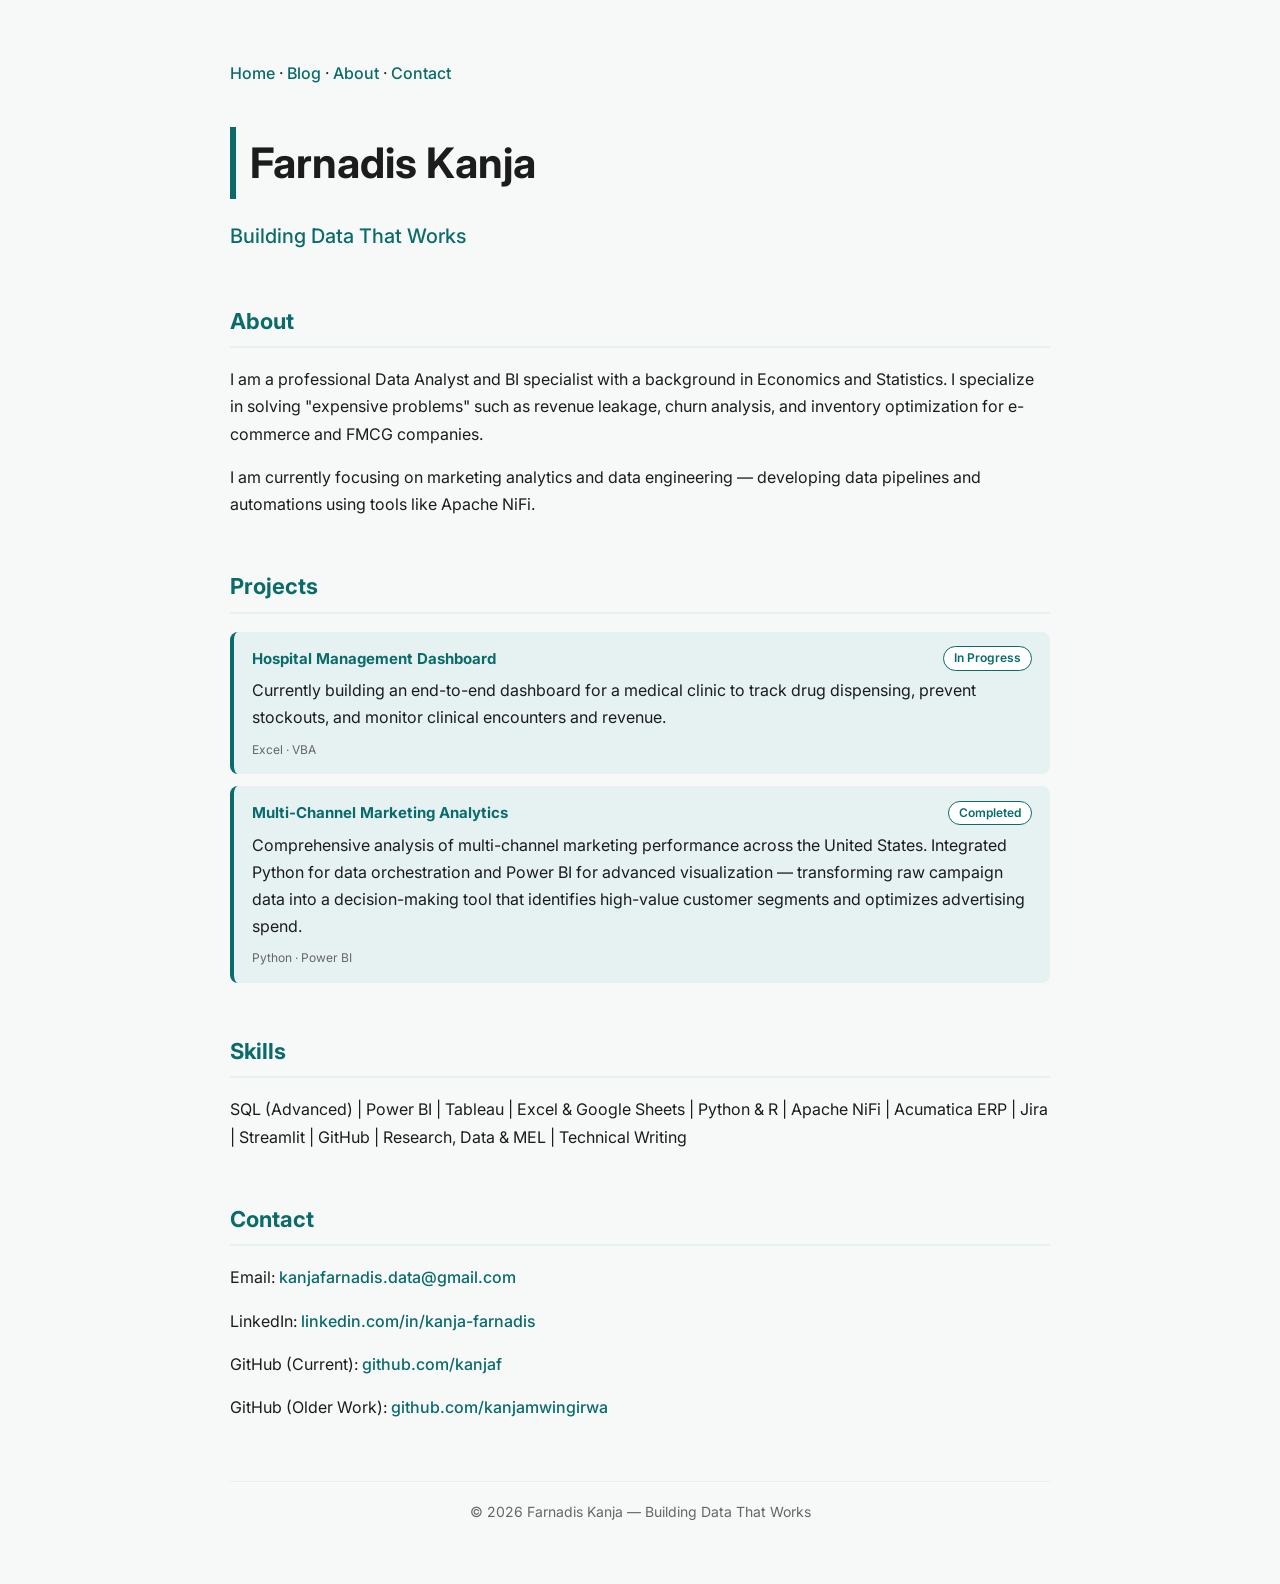
<file: index.html>
<!DOCTYPE html>
<html lang="en">
<head>
  <meta charset="UTF-8" />
  <meta name="viewport" content="width=device-width, initial-scale=1.0" />
  <meta name="description" content="Farnadis Kanja — Data Analyst and BI Specialist solving revenue leakage, churn, and inventory problems." />
  <title>Farnadis Kanja | Building Data That Works</title>
  <link href="https://fonts.googleapis.com/css2?family=Inter:wght@300;500;700&display=swap" rel="stylesheet">
  <style>
    :root {
      --teal: #0b6b6b;
      --teal-soft: #e6f2f2;
    }
    body {
      font-family: 'Inter', sans-serif;
      background: #f7f9f9;
      color: #1c1c1c;
      max-width: 820px;
      margin: 60px auto;
      padding: 0 20px;
      line-height: 1.7;
    }
    h1 {
      font-size: 42px;
      margin-bottom: 5px;
      font-weight: 700;
      border-left: 6px solid var(--teal);
      padding-left: 14px;
    }
    .tagline {
      color: var(--teal);
      font-size: 20px;
      margin-bottom: 40px;
      font-weight: 500;
    }
    h2 {
      font-size: 22px;
      margin-top: 50px;
      color: var(--teal);
      border-bottom: 2px solid var(--teal-soft);
      padding-bottom: 6px;
    }
    a {
      color: var(--teal);
      text-decoration: none;
      font-weight: 500;
    }
    a:hover { text-decoration: underline; }
    .nav {
      margin-bottom: 40px;
      font-size: 16px;
    }
    .project-list {
      list-style: none;
      padding: 0;
      margin: 0;
    }
    .project-list li {
      background: var(--teal-soft);
      padding: 14px 18px;
      margin-bottom: 12px;
      border-radius: 8px;
      border-left: 4px solid var(--teal);
      transition: box-shadow 0.2s, transform 0.15s;
    }
    .project-list li:hover {
      box-shadow: 0 3px 14px rgba(11,107,107,0.13);
      transform: translateY(-2px);
    }
    .project-list li a {
      display: block;
      color: #1c1c1c;
      font-weight: 400;
    }
    .proj-meta {
      display: flex;
      align-items: center;
      justify-content: space-between;
      margin-bottom: 6px;
    }
    .proj-meta strong {
      color: var(--teal);
      font-size: 15px;
    }
    .proj-tag {
      font-size: 12px;
      font-weight: 600;
      color: var(--teal);
      background: #fff;
      border: 1px solid var(--teal);
      border-radius: 20px;
      padding: 1px 10px;
    }
    .proj-tools {
      font-size: 12px;
      color: #666;
      margin-top: 8px;
    }
    footer {
      margin-top: 60px;
      font-size: 14px;
      color: #666;
      text-align: center;
      border-top: 1px solid var(--teal-soft);
      padding-top: 18px;
    }
  </style>
</head>
<body>

  <nav class="nav">
    <a href="index.html">Home</a> ·
    <a href="articles/index.html">Blog</a> ·
    <a href="about.html">About</a> ·
    <a href="contact.html">Contact</a>
  </nav>

  <h1>Farnadis Kanja</h1>
  <p class="tagline">Building Data That Works</p>

  <h2>About</h2>
  <p>
    I am a professional Data Analyst and BI specialist with a background in Economics and Statistics. I specialize in solving "expensive problems" such as revenue leakage, churn analysis, and inventory optimization for e-commerce and FMCG companies.
  </p>
  <p>
    I am currently focusing on marketing analytics and data engineering — developing data pipelines and automations using tools like Apache NiFi.
  </p>

  <h2>Projects</h2>
  <ul class="project-list">

    <li>
      <a href="projects/index.html">
        <div class="proj-meta">
          <strong>Hospital Management Dashboard</strong>
          <span class="proj-tag">In Progress</span>
        </div>
        Currently building an end-to-end dashboard for a medical clinic to track drug dispensing, prevent stockouts, and monitor clinical encounters and revenue.
        <div class="proj-tools">Excel · VBA</div>
      </a>
    </li>

    <li>
      <a href="projects/marketing-analytics.html">
        <div class="proj-meta">
          <strong>Multi-Channel Marketing Analytics</strong>
          <span class="proj-tag">Completed</span>
        </div>
        Comprehensive analysis of multi-channel marketing performance across the United States. Integrated Python for data orchestration and Power BI for advanced visualization — transforming raw campaign data into a decision-making tool that identifies high-value customer segments and optimizes advertising spend.
        <div class="proj-tools">Python · Power BI</div>
      </a>
    </li>

  </ul>

  <h2>Skills</h2>
  <p>
    SQL (Advanced) | Power BI | Tableau | Excel &amp; Google Sheets | Python &amp; R | Apache NiFi | Acumatica ERP | Jira | Streamlit | GitHub | Research, Data &amp; MEL | Technical Writing
  </p>

  <h2>Contact</h2>
  <p>Email: <a href="mailto:kanjafarnadis.data@gmail.com">kanjafarnadis.data@gmail.com</a></p>
  <p>LinkedIn: <a href="https://www.linkedin.com/in/kanja-farnadis" target="_blank" rel="noopener noreferrer">linkedin.com/in/kanja-farnadis</a></p>
  <p>GitHub (Current): <a href="https://github.com/kanjaf" target="_blank" rel="noopener noreferrer">github.com/kanjaf</a></p>
  <p>GitHub (Older Work): <a href="https://github.com/kanjamwingirwa" target="_blank" rel="noopener noreferrer">github.com/kanjamwingirwa</a></p>

  <footer>
    © 2026 Farnadis Kanja — Building Data That Works
  </footer>

</body>
</html>
</file>
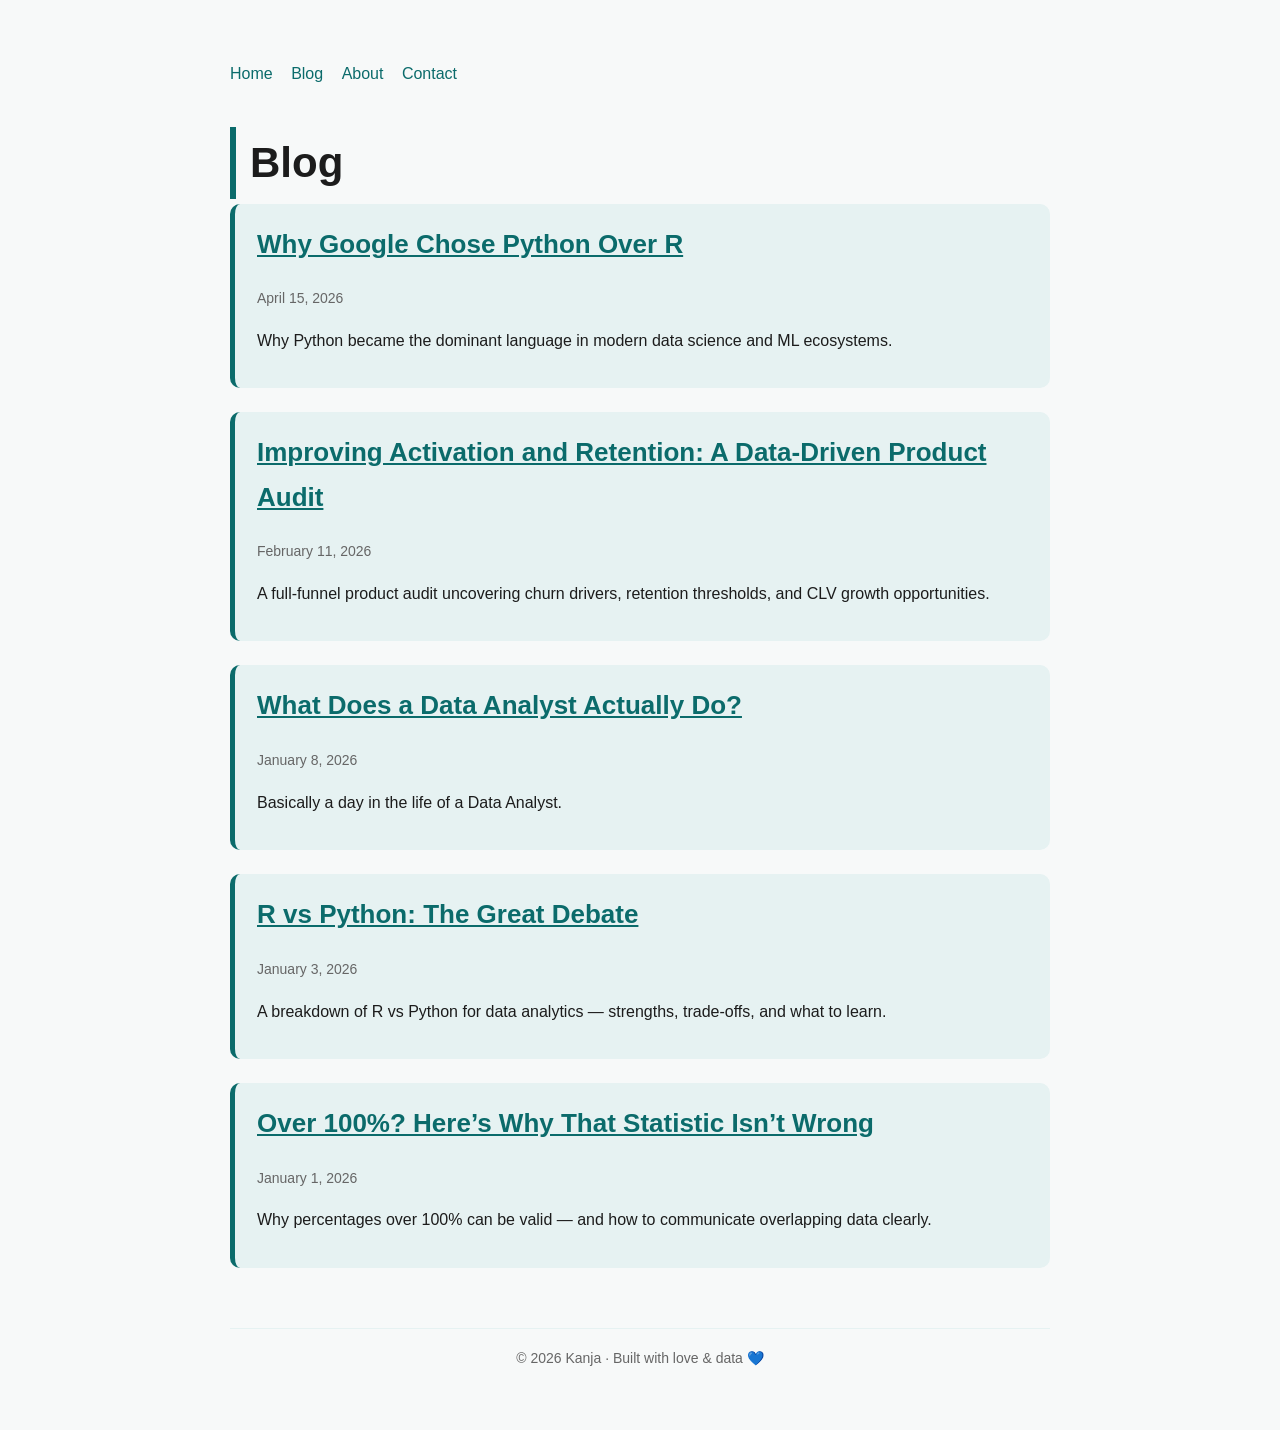
<file: articles/index.html>
<!DOCTYPE html>
<html lang="en">
<head>
  <meta charset="UTF-8">
  <title>Blog | Kanja</title>
  <link rel="stylesheet" href="/css/styles.css">
</head>
<body>

  <nav>
    <a href="/index.html">Home</a>
    <a href="/articles/index.html">Blog</a>
    <a href="/about.html">About</a>
    <a href="/contact.html">Contact</a>
  </nav>

  <main class="main">
    <h1>Blog</h1>
     <div class="post">
      <h2>
        <a href="/articles/Why-Google-Replace-R-with-Python-in-Its-Data-Analytics-Certificate-And-What-It-Means-for-You).html">
          Why Google Chose Python Over R
        </a>
      </h2>
      <p class="meta">April 15, 2026</p>
      <p>Why Python became the dominant language in modern data science and ML ecosystems.</p>
    </div>
    <!-- Newest post -->
    <div class="post">
      <h2>
        <a href="/articles/ravenstack-case-study.html">
          Improving Activation and Retention: A Data-Driven Product Audit
        </a>
      </h2>
      <p class="meta">February 11, 2026</p>
      <p>A full-funnel product audit uncovering churn drivers, retention thresholds, and CLV growth opportunities.</p>
    </div>

    <div class="post">
      <h2>
        <a href="what-does-a-data-analyst-actually-do.html">
          What Does a Data Analyst Actually Do?
        </a>
      </h2>
      <p class="meta">January 8, 2026</p>
      <p>Basically a day in the life of a Data Analyst.</p>
    </div>

    <div class="post">
      <h2>
        <a href="r-vs-python-the-great-debate.html">
          R vs Python: The Great Debate
        </a>
      </h2>
      <p class="meta">January 3, 2026</p>
      <p>A breakdown of R vs Python for data analytics — strengths, trade-offs, and what to learn.</p>
    </div>

    <div class="post">
      <h2>
        <a href="over-100-percent-statistic.html">
          Over 100%? Here’s Why That Statistic Isn’t Wrong
        </a>
      </h2>
      <p class="meta">January 1, 2026</p>
      <p>Why percentages over 100% can be valid — and how to communicate overlapping data clearly.</p>
    </div>
  </main>

  <footer>
    © 2026 Kanja · Built with love & data 💙
  </footer>

</body>
</html>
</file>
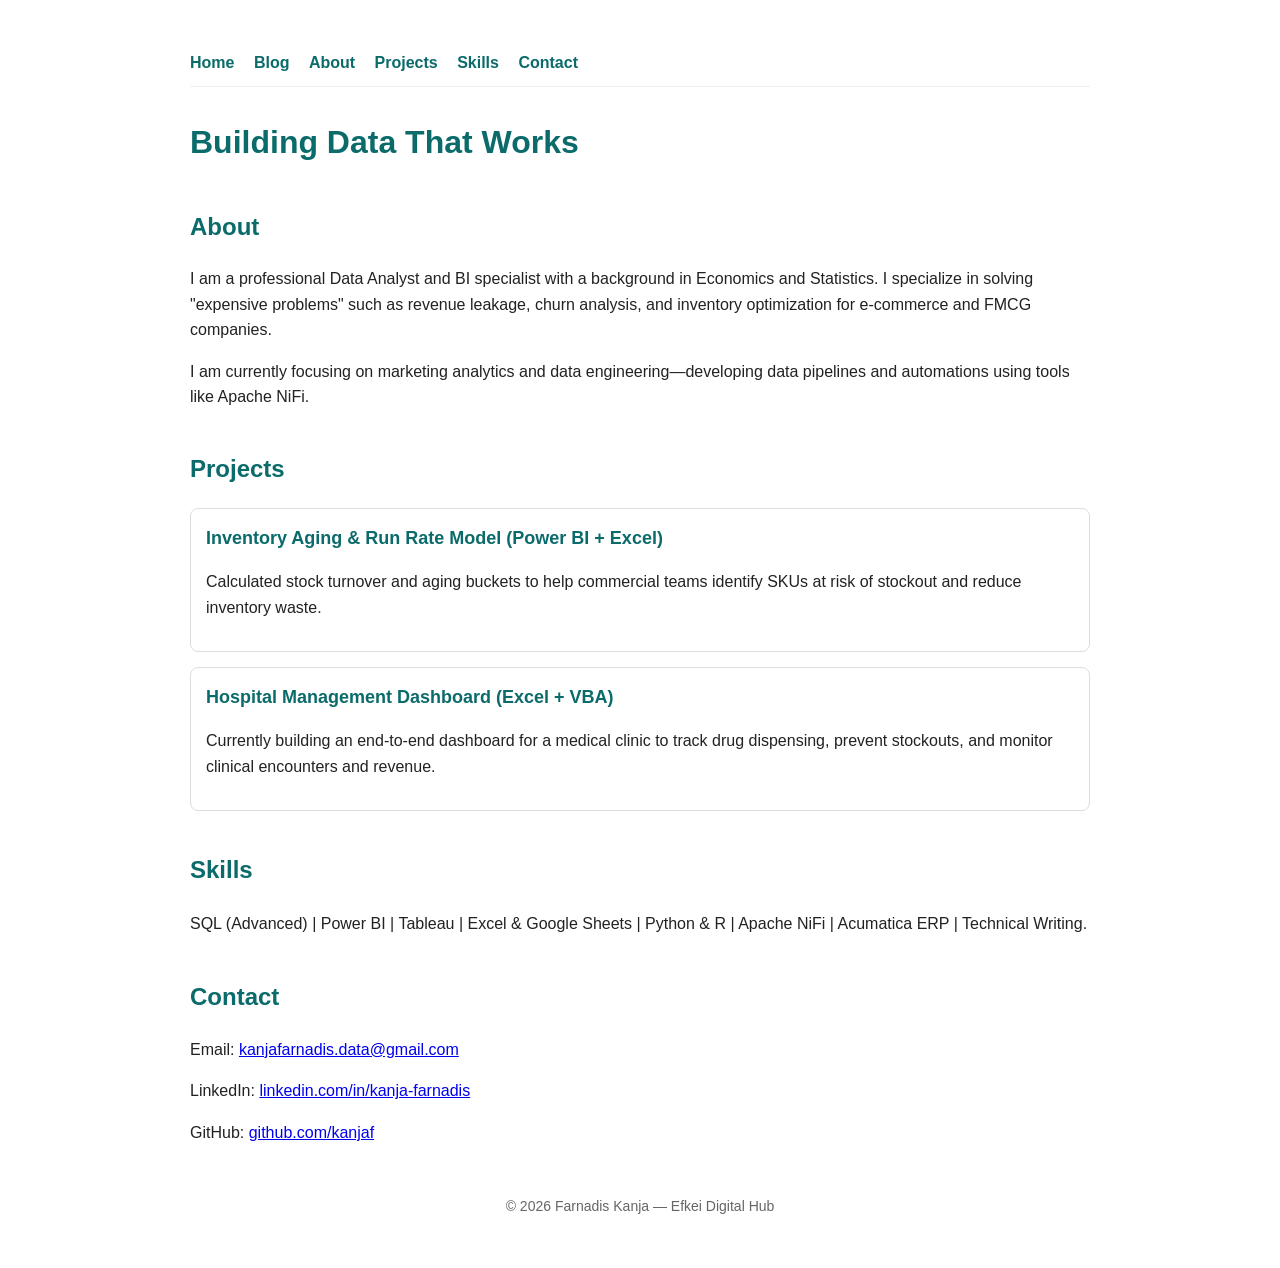
<file: projects/index.html>
<!DOCTYPE html>
<html lang="en">
<head>
  <meta charset="UTF-8" />
  <meta name="viewport" content="width=device-width, initial-scale=1.0"/>
  <title>Farnadis Kanja | Data & BI Analyst</title>

  <style>
    body {
      font-family: Arial, sans-serif;
      max-width: 900px;
      margin: 50px auto;
      padding: 0 20px;
      line-height: 1.6;
      color: #222;
    }

    nav {
      margin-bottom: 30px;
      border-bottom: 1px solid #eee;
      padding-bottom: 10px;
    }

    nav a {
      margin-right: 15px;
      text-decoration: none;
      color: #0b6b6b;
      font-weight: bold;
    }

    h1, h2 {
      color: #0b6b6b;
    }

    .section {
      margin-top: 40px;
    }

    .card {
      border: 1px solid #ddd;
      padding: 15px;
      border-radius: 8px;
      margin-bottom: 15px;
      transition: 0.2s;
    }

    .card:hover {
      box-shadow: 0 2px 10px rgba(0,0,0,0.1);
    }

    .card a {
      text-decoration: none;
      color: #0b6b6b;
      font-size: 18px;
      font-weight: bold;
    }

    .skills {
      line-height: 1.8;
    }

    .footer {
      margin-top: 50px;
      font-size: 14px;
      color: #666;
      text-align: center;
    }
  </style>
</head>

<body>

  <nav>
    <a href="index.html">Home</a>
    <a href="articles/ravenstack-case-study.html">Blog</a>
    <a href="#about">About</a>
    <a href="#projects">Projects</a>
    <a href="#skills">Skills</a>
    <a href="#contact">Contact</a>
  </nav>

  <h1>Building Data That Works</h1>

  <div class="section" id="about">
    <h2>About</h2>
    <p>
      I am a professional Data Analyst and BI specialist with a background in Economics and Statistics. I specialize in solving "expensive problems" such as revenue leakage, churn analysis, and inventory optimization for e-commerce and FMCG companies.
    </p>

    <p>
      I am currently focusing on marketing analytics and data engineering—developing data pipelines and automations using tools like Apache NiFi.
    </p>
  </div>

  <div class="section" id="projects">
    <h2>Projects</h2>

    <div class="card">
      <a href="inventory-aging.html">
        Inventory Aging & Run Rate Model (Power BI + Excel)
      </a>
      <p>
        Calculated stock turnover and aging buckets to help commercial teams identify SKUs at risk of stockout and reduce inventory waste.
      </p>
    </div>

    <div class="card">
      <a href="projects/index.html">
        Hospital Management Dashboard (Excel + VBA)
      </a>
      <p>
        Currently building an end-to-end dashboard for a medical clinic to track drug dispensing, prevent stockouts, and monitor clinical encounters and revenue.
      </p>
    </div>
  </div>

  <div class="section" id="skills">
    <h2>Skills</h2>
    <p class="skills">
      SQL (Advanced) | Power BI | Tableau | Excel & Google Sheets | Python & R | Apache NiFi | Acumatica ERP | Technical Writing.
    </p>
  </div>

  <div class="section" id="contact">
    <h2>Contact</h2>
    <p>Email: <a href="mailto:kanjafarnadis.data@gmail.com">kanjafarnadis.data@gmail.com</a></p>
    <p>LinkedIn: <a href="https://linkedin.com/in/kanja-farnadis" target="_blank">linkedin.com/in/kanja-farnadis</a></p>
    <p>GitHub: <a href="https://github.com/kanjaf" target="_blank">github.com/kanjaf</a></p>
  </div>

  <div class="footer">
    © 2026 Farnadis Kanja — Efkei Digital Hub
  </div>

</body>
</html>
</file>
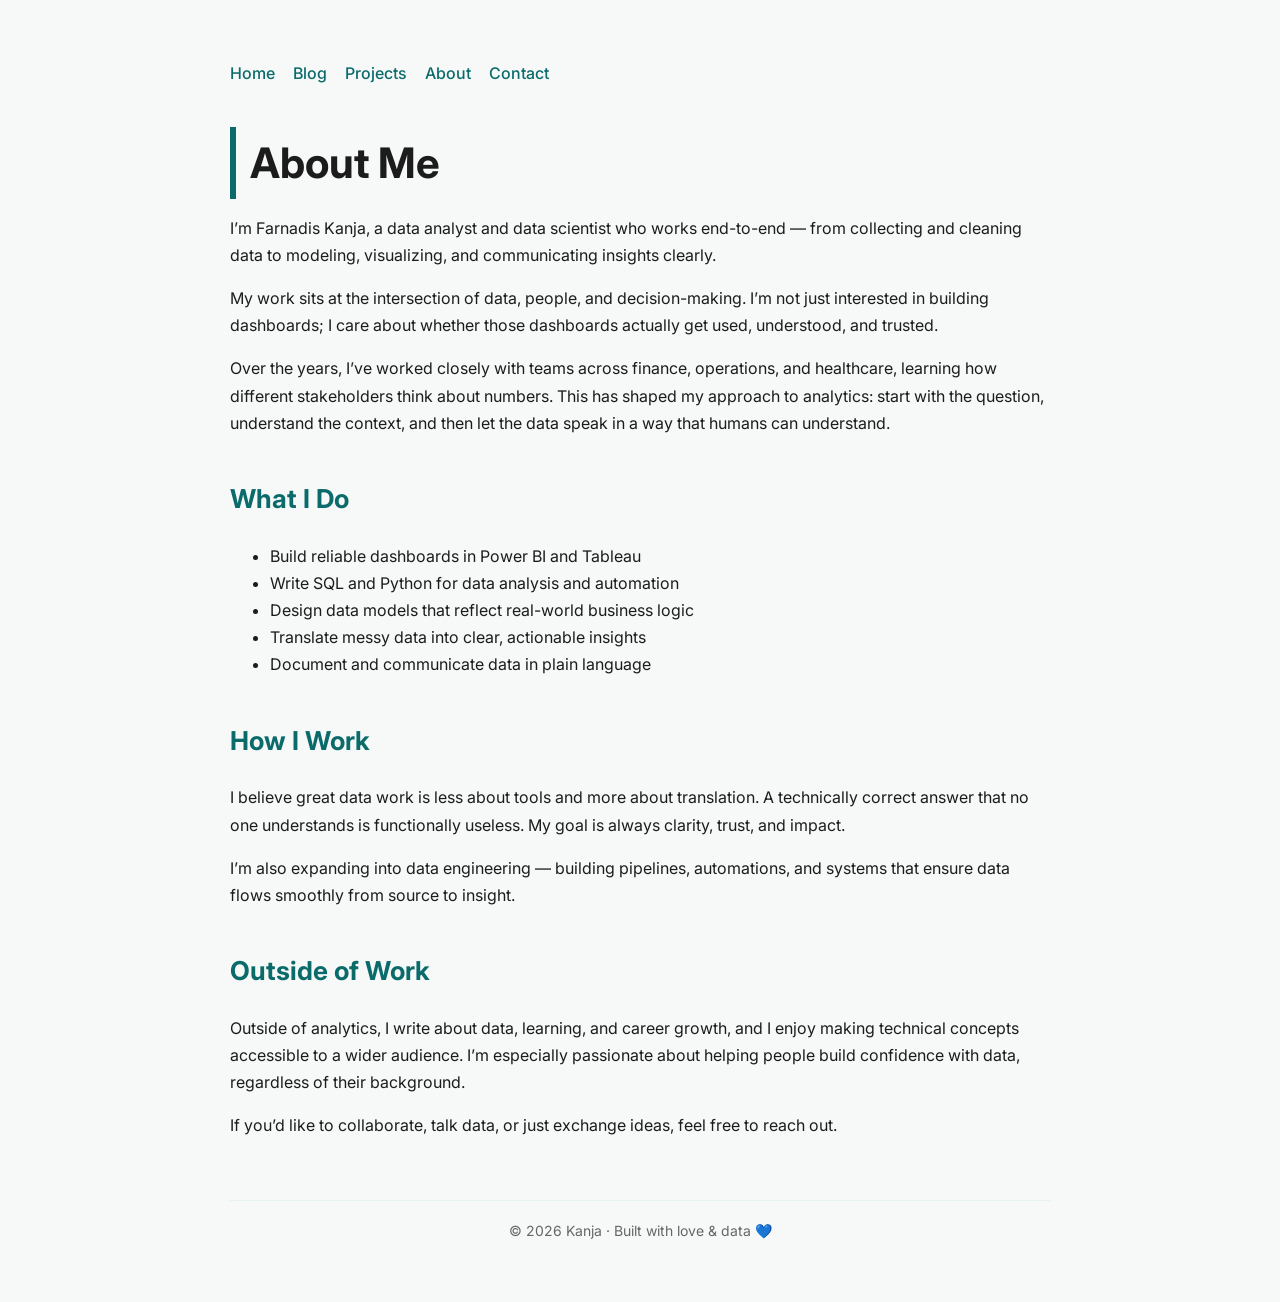
<file: about.html>
<!DOCTYPE html>
<html lang="en">
<head>
  <meta charset="UTF-8">
  <title>About | Kanja</title>
  <link rel="stylesheet" href="/css/styles.css">
  <link href="https://fonts.googleapis.com/css2?family=Inter:wght@300;500;700&display=swap" rel="stylesheet">
</head>
<body>

<nav>
  <a href="/index.html">Home</a>
  <a href="/articles/index.html">Blog</a>
  <a href="/projects/index.html">Projects</a>
  <a href="/about.html">About</a>
  <a href="/contact.html">Contact</a>
</nav>

<main class="main">
  <h1>About Me</h1>

  <p>
    I’m Farnadis Kanja, a data analyst and data scientist who works end-to-end — from collecting and cleaning data to modeling, visualizing, and communicating insights clearly.
  </p>

  <p>
    My work sits at the intersection of data, people, and decision-making. I’m not just interested in building dashboards; I care about whether those dashboards actually get used, understood, and trusted.
  </p>

  <p>
    Over the years, I’ve worked closely with teams across finance, operations, and healthcare, learning how different stakeholders think about numbers. This has shaped my approach to analytics: start with the question, understand the context, and then let the data speak in a way that humans can understand.
  </p>

  <h2>What I Do</h2>
  <ul>
    <li>Build reliable dashboards in Power BI and Tableau</li>
    <li>Write SQL and Python for data analysis and automation</li>
    <li>Design data models that reflect real-world business logic</li>
    <li>Translate messy data into clear, actionable insights</li>
    <li>Document and communicate data in plain language</li>
  </ul>

  <h2>How I Work</h2>
  <p>
    I believe great data work is less about tools and more about translation. A technically correct answer that no one understands is functionally useless. My goal is always clarity, trust, and impact.
  </p>

  <p>
    I’m also expanding into data engineering — building pipelines, automations, and systems that ensure data flows smoothly from source to insight.
  </p>

  <h2>Outside of Work</h2>
  <p>
    Outside of analytics, I write about data, learning, and career growth, and I enjoy making technical concepts accessible to a wider audience. I’m especially passionate about helping people build confidence with data, regardless of their background.
  </p>

  <p>
    If you’d like to collaborate, talk data, or just exchange ideas, feel free to reach out.
  </p>
</main>

<footer>
  © 2026 Kanja · Built with love & data 💙
</footer>

</body>
</html>
</file>
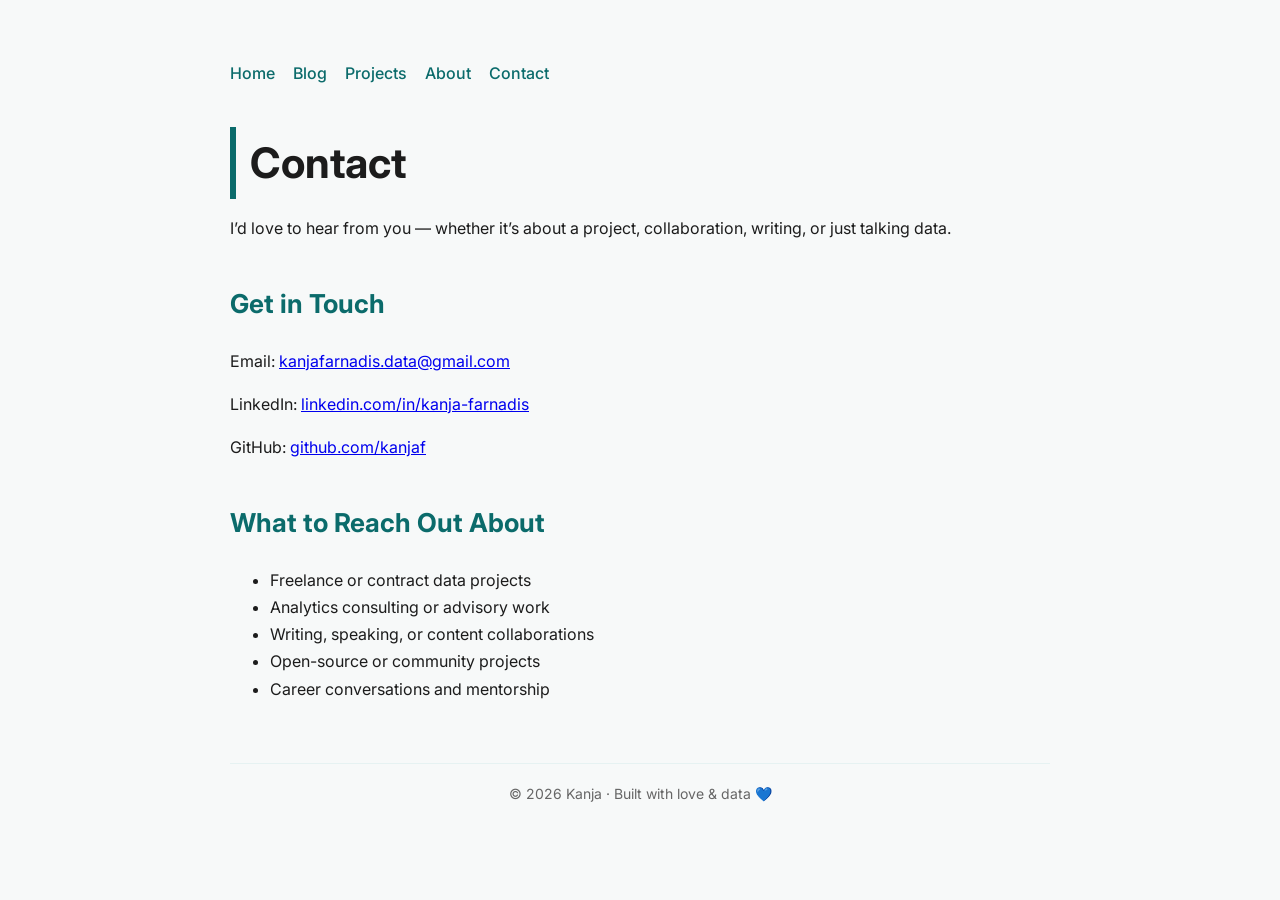
<file: contact.html>
<!DOCTYPE html>
<html lang="en">
<head>
  <meta charset="UTF-8">
  <title>Contact | Kanja</title>
  <link rel="stylesheet" href="/css/styles.css">
  <link href="https://fonts.googleapis.com/css2?family=Inter:wght@300;500;700&display=swap" rel="stylesheet">
</head>
<body>

<nav>
  <a href="/index.html">Home</a>
  <a href="/articles/index.html">Blog</a>
  <a href="/projects/index.html">Projects</a>
  <a href="/about.html">About</a>
  <a href="/contact.html">Contact</a>
</nav>

<main class="main">
  <h1>Contact</h1>

  <p>
    I’d love to hear from you — whether it’s about a project, collaboration, writing, or just talking data.
  </p>

  <h2>Get in Touch</h2>
  <p>Email: <a href="mailto:kanjafarnadis.data@gmail.com">kanjafarnadis.data@gmail.com</a></p>
  <p>LinkedIn: <a href="https://www.linkedin.com/in/kanja-farnadis" target="_blank">linkedin.com/in/kanja-farnadis</a></p>
  <p>GitHub: <a href="https://github.com/kanjaf" target="_blank">github.com/kanjaf</a></p>

  <h2>What to Reach Out About</h2>
  <ul>
    <li>Freelance or contract data projects</li>
    <li>Analytics consulting or advisory work</li>
    <li>Writing, speaking, or content collaborations</li>
    <li>Open-source or community projects</li>
    <li>Career conversations and mentorship</li>
  </ul>
</main>

<footer>
  © 2026 Kanja · Built with love & data 💙
</footer>

</body>
</html>
</file>
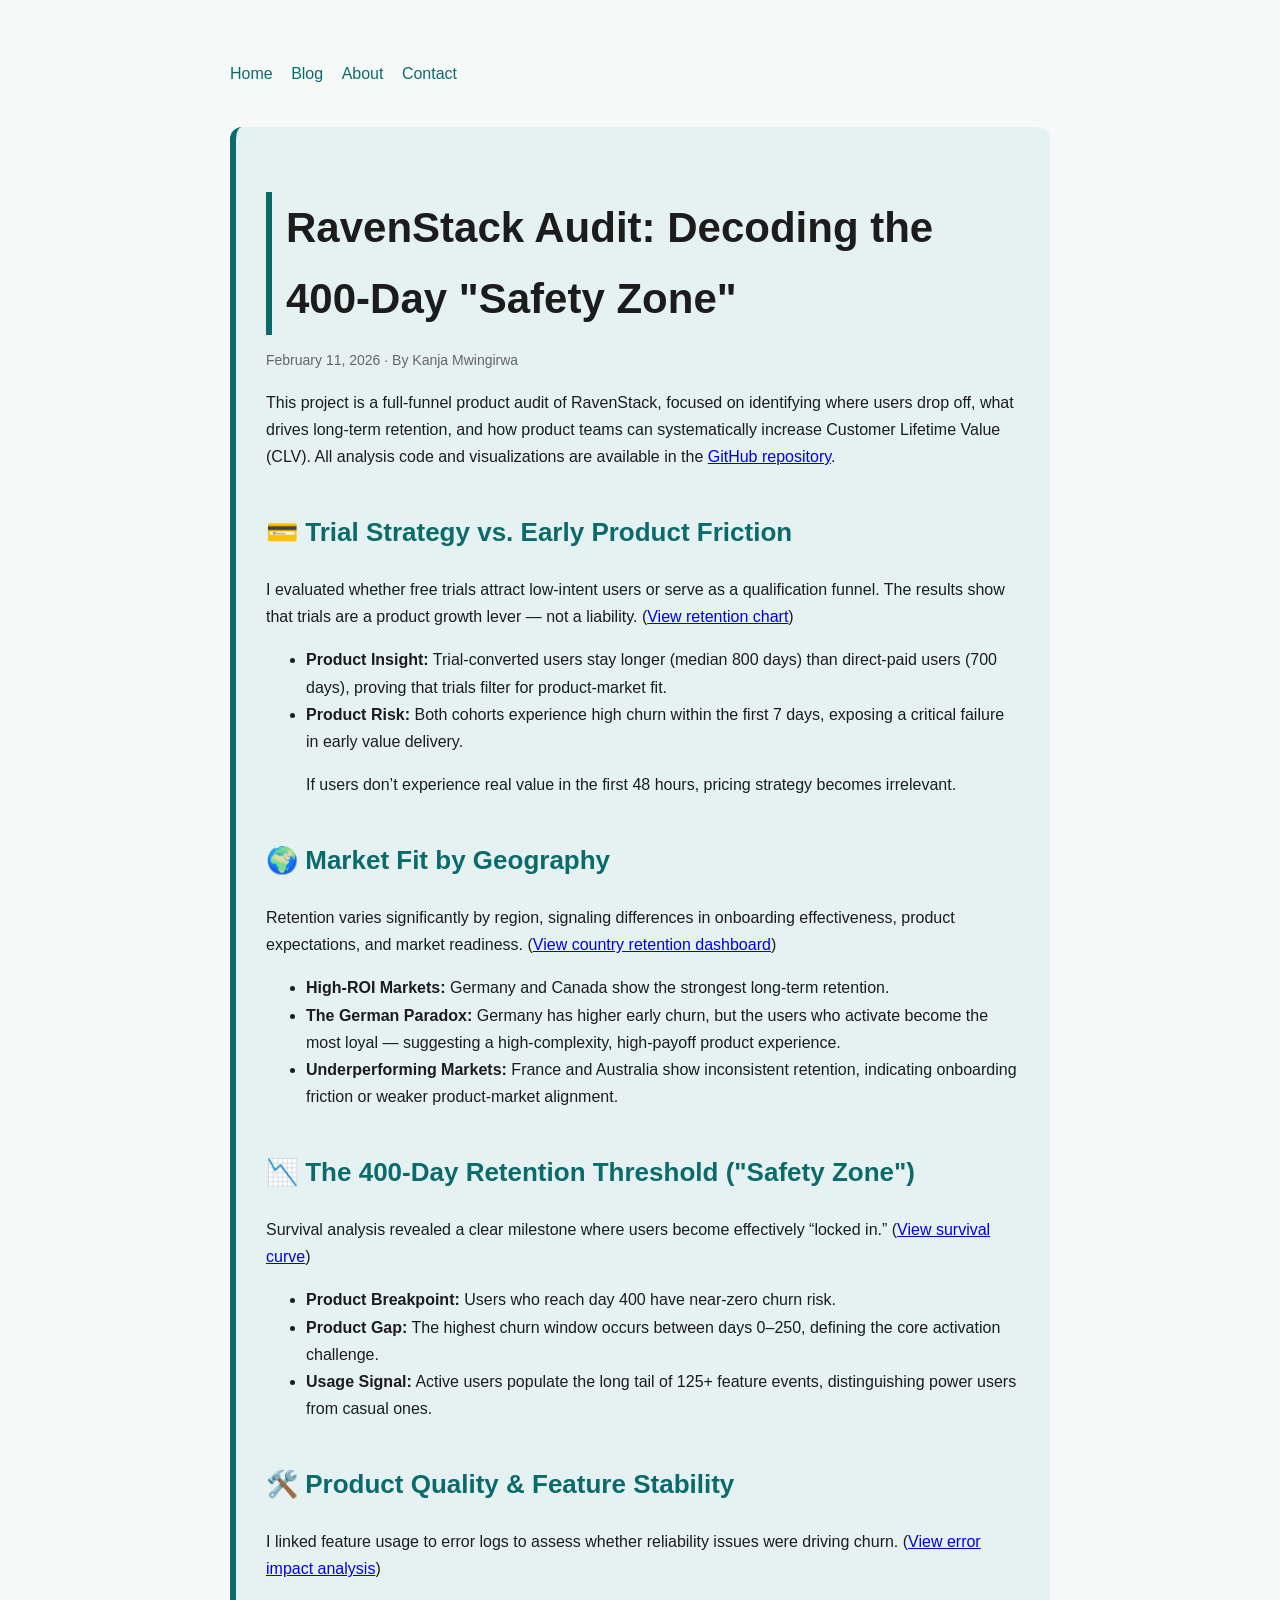
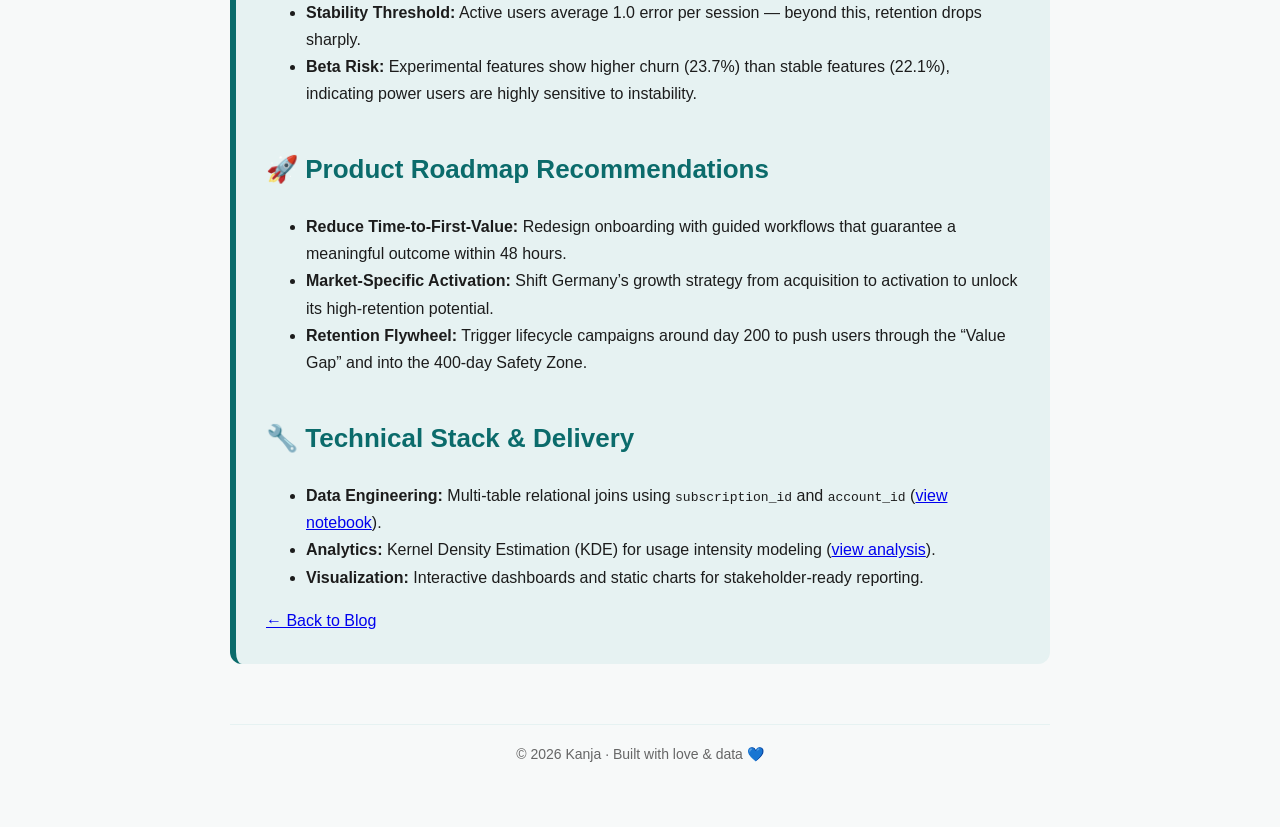
<file: ravenstack-case-study.html>
<!DOCTYPE html>
<html lang="en">
<head>
  <meta charset="UTF-8">
  <title>RavenStack Audit: Decoding the 400-Day "Safety Zone"</title>
  <link rel="stylesheet" href="/css/styles.css">
</head>
<body>

  <nav>
    <a href="/index.html">Home</a>
    <a href="/articles/index.html">Blog</a>
    <a href="/about.html">About</a>
    <a href="/contact.html">Contact</a>
  </nav>

  <main class="main">
    <article class="article">
      <h1>RavenStack Audit: Decoding the 400-Day "Safety Zone"</h1>
      <p class="meta">February 11, 2026 · By Kanja Mwingirwa</p>

      <p>
        This project is a full-funnel product audit of RavenStack, focused on identifying where users drop off,
        what drives long-term retention, and how product teams can systematically increase Customer Lifetime Value (CLV).
        All analysis code and visualizations are available in the 
        <a href="https://github.com/yourusername/ravenstack-audit" target="_blank">GitHub repository</a>.
      </p>

      <h2>💳 Trial Strategy vs. Early Product Friction</h2>

      <p>
        I evaluated whether free trials attract low-intent users or serve as a qualification funnel.
        The results show that trials are a product growth lever — not a liability.
        (<a href="/projects/ravenstack/charts/trial-vs-paid.html">View retention chart</a>)
      </p>

      <ul>
        <li><strong>Product Insight:</strong> Trial-converted users stay longer (median 800 days) than direct-paid users (700 days), proving that trials filter for product-market fit.</li>
        <li><strong>Product Risk:</strong> Both cohorts experience high churn within the first 7 days, exposing a critical failure in early value delivery.</li>
      </ul>

      <blockquote>
        If users don’t experience real value in the first 48 hours, pricing strategy becomes irrelevant.
      </blockquote>

      <h2>🌍 Market Fit by Geography</h2>

      <p>
        Retention varies significantly by region, signaling differences in onboarding effectiveness,
        product expectations, and market readiness.
        (<a href="/projects/ravenstack/charts/retention-by-country.html">View country retention dashboard</a>)
      </p>

      <ul>
        <li><strong>High-ROI Markets:</strong> Germany and Canada show the strongest long-term retention.</li>
        <li><strong>The German Paradox:</strong> Germany has higher early churn, but the users who activate become the most loyal — suggesting a high-complexity, high-payoff product experience.</li>
        <li><strong>Underperforming Markets:</strong> France and Australia show inconsistent retention, indicating onboarding friction or weaker product-market alignment.</li>
      </ul>

      <h2>📉 The 400-Day Retention Threshold ("Safety Zone")</h2>

      <p>
        Survival analysis revealed a clear milestone where users become effectively “locked in.”
        (<a href="/projects/ravenstack/charts/survival-curve.html">View survival curve</a>)
      </p>

      <ul>
        <li><strong>Product Breakpoint:</strong> Users who reach day 400 have near-zero churn risk.</li>
        <li><strong>Product Gap:</strong> The highest churn window occurs between days 0–250, defining the core activation challenge.</li>
        <li><strong>Usage Signal:</strong> Active users populate the long tail of 125+ feature events, distinguishing power users from casual ones.</li>
      </ul>

      <h2>🛠️ Product Quality & Feature Stability</h2>

      <p>
        I linked feature usage to error logs to assess whether reliability issues were driving churn.
        (<a href="/projects/ravenstack/charts/error-vs-retention.html">View error impact analysis</a>)
      </p>

      <ul>
        <li><strong>Stability Threshold:</strong> Active users average 1.0 error per session — beyond this, retention drops sharply.</li>
        <li><strong>Beta Risk:</strong> Experimental features show higher churn (23.7%) than stable features (22.1%), indicating power users are highly sensitive to instability.</li>
      </ul>

      <h2>🚀 Product Roadmap Recommendations</h2>

      <ul>
        <li><strong>Reduce Time-to-First-Value:</strong> Redesign onboarding with guided workflows that guarantee a meaningful outcome within 48 hours.</li>
        <li><strong>Market-Specific Activation:</strong> Shift Germany’s growth strategy from acquisition to activation to unlock its high-retention potential.</li>
        <li><strong>Retention Flywheel:</strong> Trigger lifecycle campaigns around day 200 to push users through the “Value Gap” and into the 400-day Safety Zone.</li>
      </ul>

      <h2>🔧 Technical Stack & Delivery</h2>

      <ul>
        <li><strong>Data Engineering:</strong> Multi-table relational joins using <code>subscription_id</code> and <code>account_id</code> (<a href="https://github.com/yourusername/ravenstack-audit/blob/main/data_pipeline.ipynb" target="_blank">view notebook</a>).</li>
        <li><strong>Analytics:</strong> Kernel Density Estimation (KDE) for usage intensity modeling (<a href="https://github.com/yourusername/ravenstack-audit/blob/main/analysis.ipynb" target="_blank">view analysis</a>).</li>
        <li><strong>Visualization:</strong> Interactive dashboards and static charts for stakeholder-ready reporting.</li>
      </ul>

      <a class="button" href="/articles/index.html">← Back to Blog</a>
    </article>
  </main>

  <footer>
    © 2026 Kanja · Built with love & data 💙
  </footer>

</body>
</html>
</file>
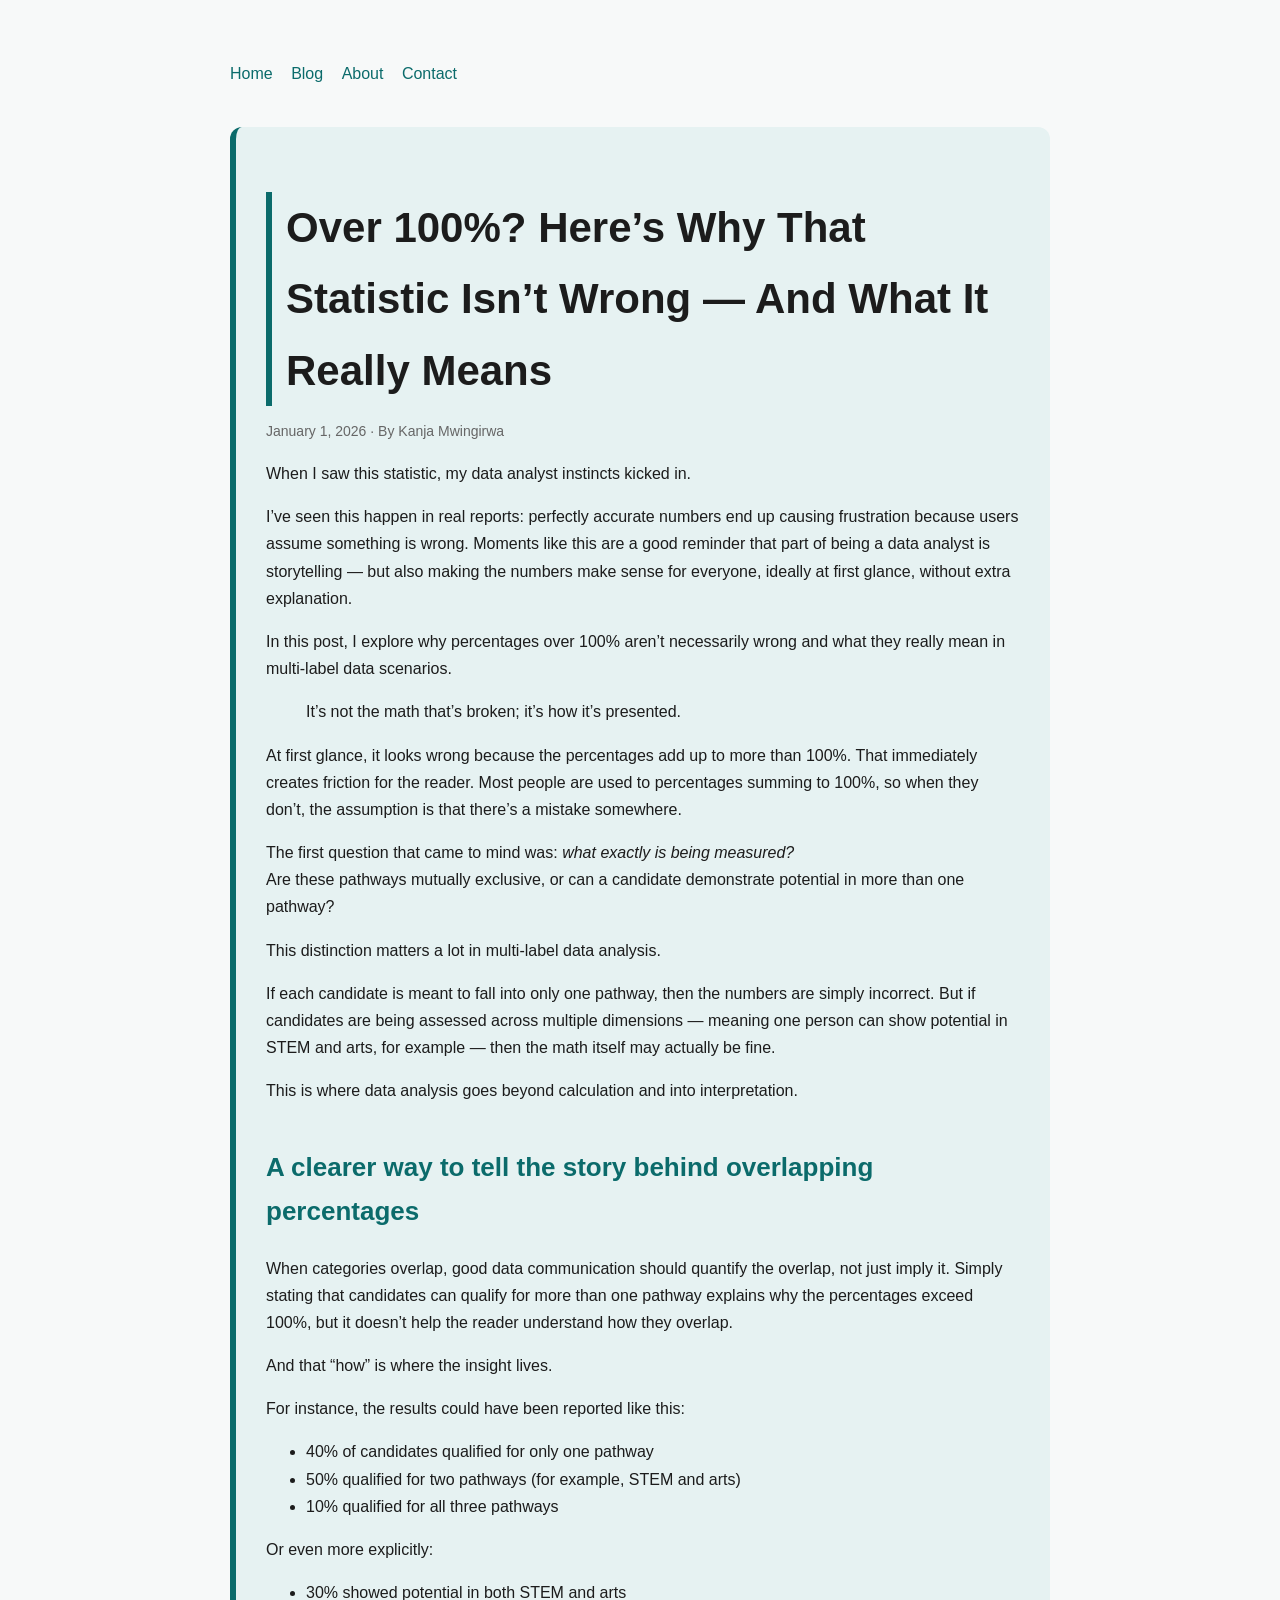
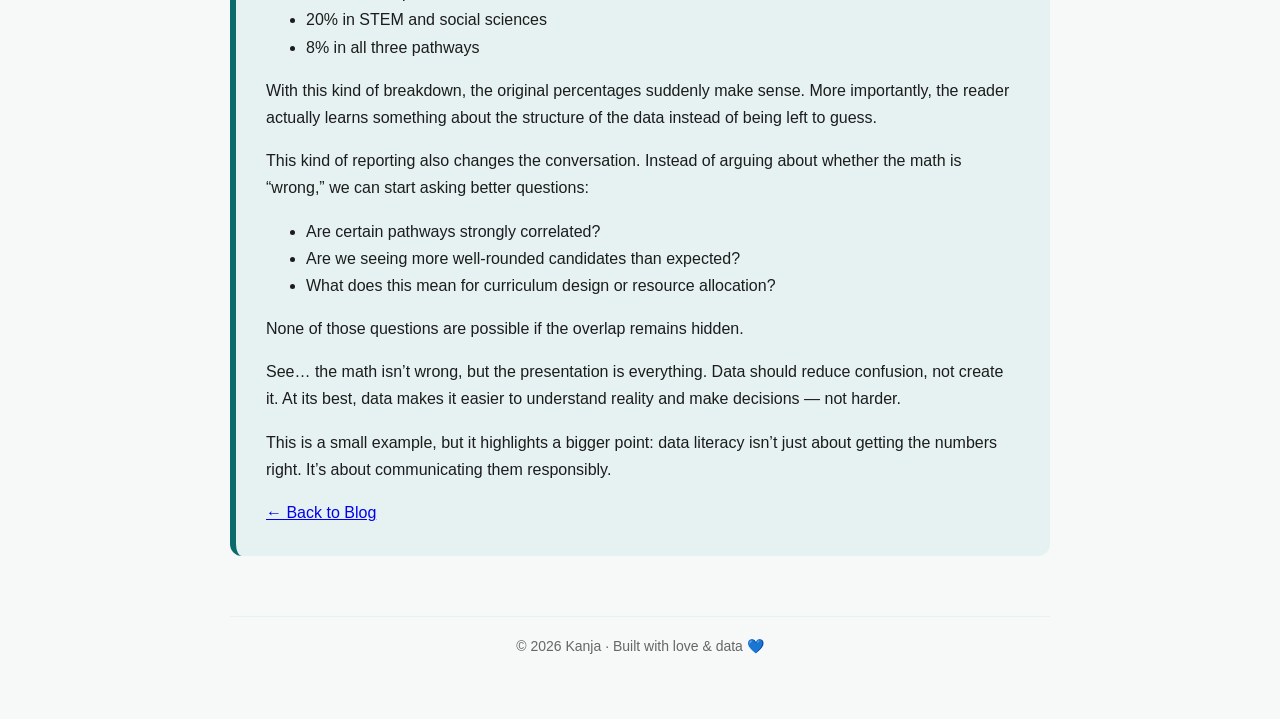
<file: articles/over-100-percent-statistic.html>
<!DOCTYPE html>
<html lang="en">
<head>
  <meta charset="UTF-8">
  <title>Over 100%? Here’s Why That Statistic Isn’t Wrong — And What It Really Means</title>
  <link rel="stylesheet" href="/css/styles.css">
</head>
<body>

  <nav>
    <a href="/index.html">Home</a>
    <a href="/articles/index.html">Blog</a>
    <a href="/about.html">About</a>
    <a href="/contact.html">Contact</a>
  </nav>

  <main class="main">
    <article class="article">
      <h1>Over 100%? Here’s Why That Statistic Isn’t Wrong — And What It Really Means</h1>
      <p class="meta">January 1, 2026 · By Kanja Mwingirwa</p>

      <p>When I saw this statistic, my data analyst instincts kicked in.</p>

      <p>I’ve seen this happen in real reports: perfectly accurate numbers end up causing frustration because users assume something is wrong. Moments like this are a good reminder that part of being a data analyst is storytelling — but also making the numbers make sense for everyone, ideally at first glance, without extra explanation.</p>

      <p>In this post, I explore why percentages over 100% aren’t necessarily wrong and what they really mean in multi-label data scenarios.</p>

      <blockquote>
        It’s not the math that’s broken; it’s how it’s presented.
      </blockquote>

      <p>At first glance, it looks wrong because the percentages add up to more than 100%. That immediately creates friction for the reader. Most people are used to percentages summing to 100%, so when they don’t, the assumption is that there’s a mistake somewhere.</p>

      <p>The first question that came to mind was: <em>what exactly is being measured?</em><br>
      Are these pathways mutually exclusive, or can a candidate demonstrate potential in more than one pathway?</p>

      <p>This distinction matters a lot in multi-label data analysis.</p>

      <p>If each candidate is meant to fall into only one pathway, then the numbers are simply incorrect. But if candidates are being assessed across multiple dimensions — meaning one person can show potential in STEM and arts, for example — then the math itself may actually be fine.</p>

      <p>This is where data analysis goes beyond calculation and into interpretation.</p>

      <h2>A clearer way to tell the story behind overlapping percentages</h2>

      <p>When categories overlap, good data communication should quantify the overlap, not just imply it. Simply stating that candidates can qualify for more than one pathway explains why the percentages exceed 100%, but it doesn’t help the reader understand how they overlap.</p>

      <p>And that “how” is where the insight lives.</p>

      <p>For instance, the results could have been reported like this:</p>

      <ul>
        <li>40% of candidates qualified for only one pathway</li>
        <li>50% qualified for two pathways (for example, STEM and arts)</li>
        <li>10% qualified for all three pathways</li>
      </ul>

      <p>Or even more explicitly:</p>

      <ul>
        <li>30% showed potential in both STEM and arts</li>
        <li>20% in STEM and social sciences</li>
        <li>8% in all three pathways</li>
      </ul>

      <p>With this kind of breakdown, the original percentages suddenly make sense. More importantly, the reader actually learns something about the structure of the data instead of being left to guess.</p>

      <p>This kind of reporting also changes the conversation. Instead of arguing about whether the math is “wrong,” we can start asking better questions:</p>

      <ul>
        <li>Are certain pathways strongly correlated?</li>
        <li>Are we seeing more well-rounded candidates than expected?</li>
        <li>What does this mean for curriculum design or resource allocation?</li>
      </ul>

      <p>None of those questions are possible if the overlap remains hidden.</p>

      <p>See… the math isn’t wrong, but the presentation is everything. Data should reduce confusion, not create it. At its best, data makes it easier to understand reality and make decisions — not harder.</p>

      <p>This is a small example, but it highlights a bigger point: data literacy isn’t just about getting the numbers right. It’s about communicating them responsibly.</p>

      <a class="button" href="/articles/index.html">← Back to Blog</a>
    </article>
  </main>

  <footer>
    © 2026 Kanja · Built with love & data 💙
  </footer>

</body>
</html>
</file>
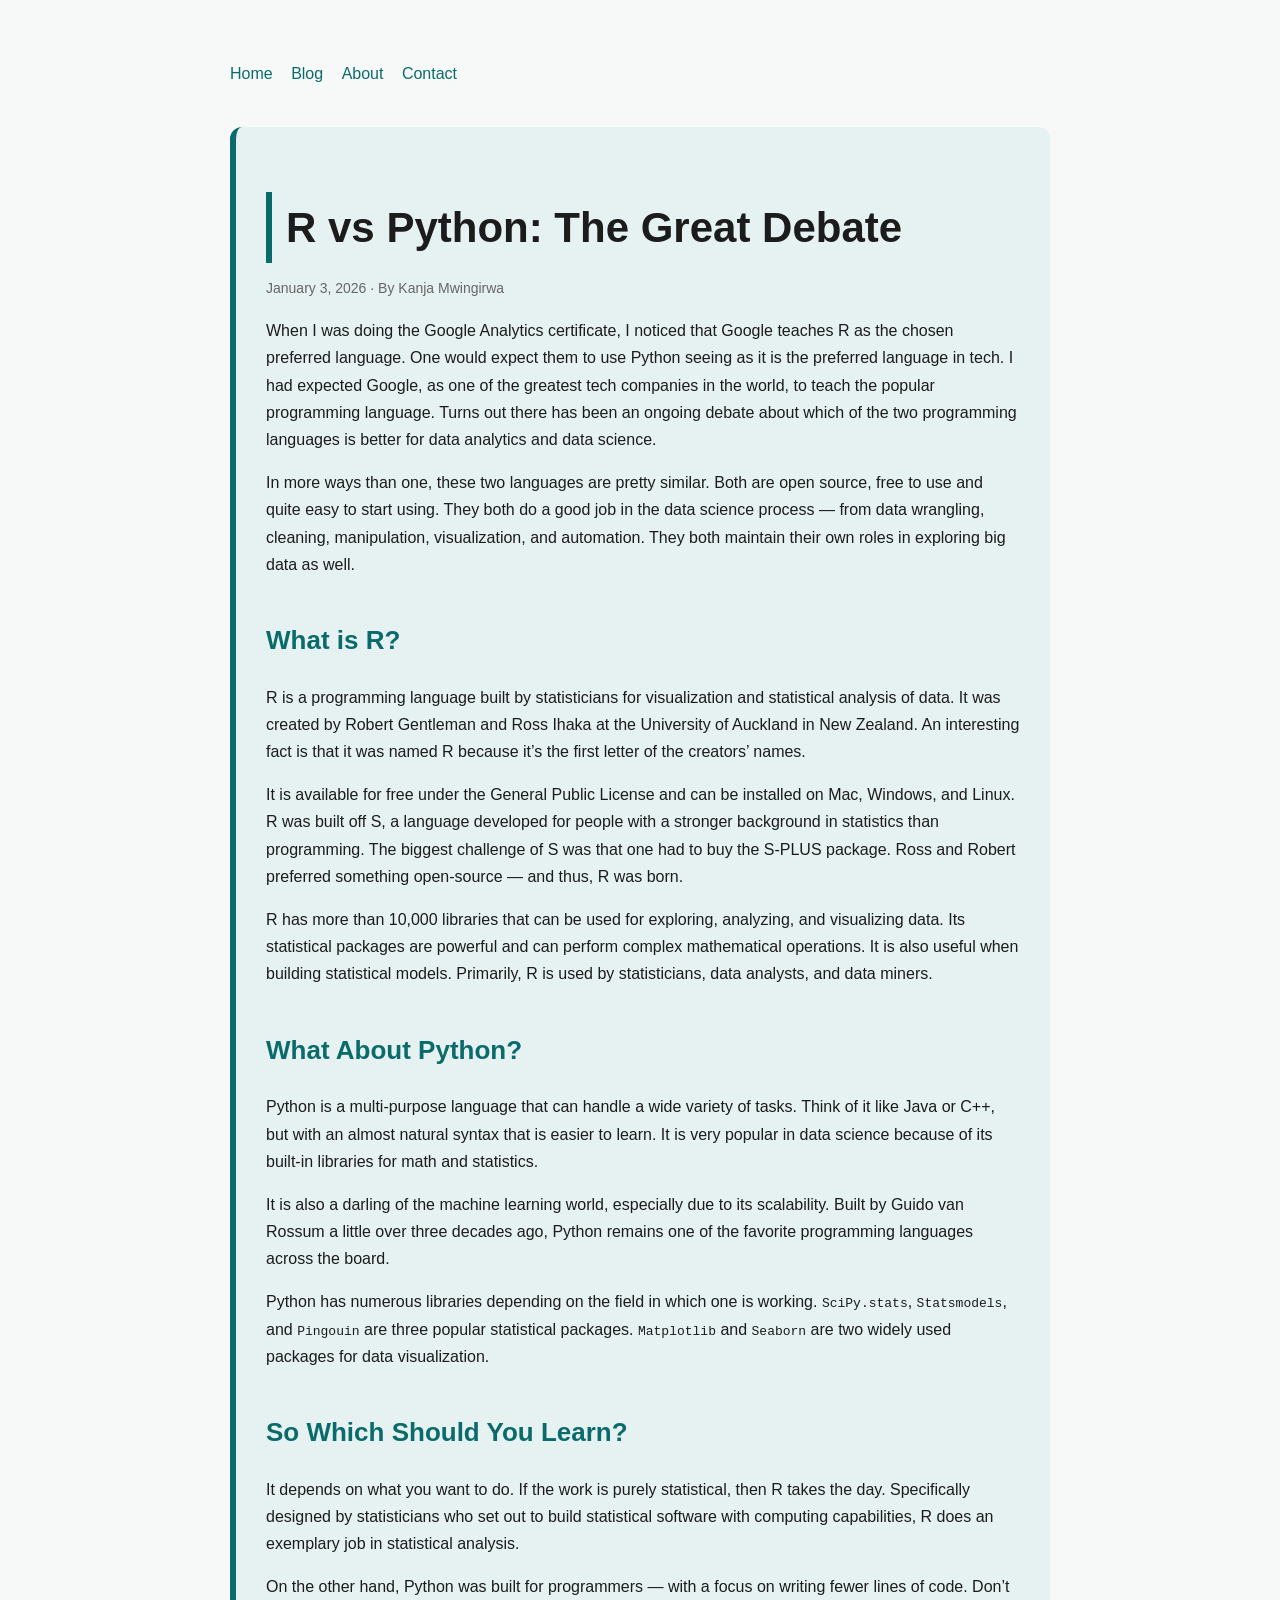
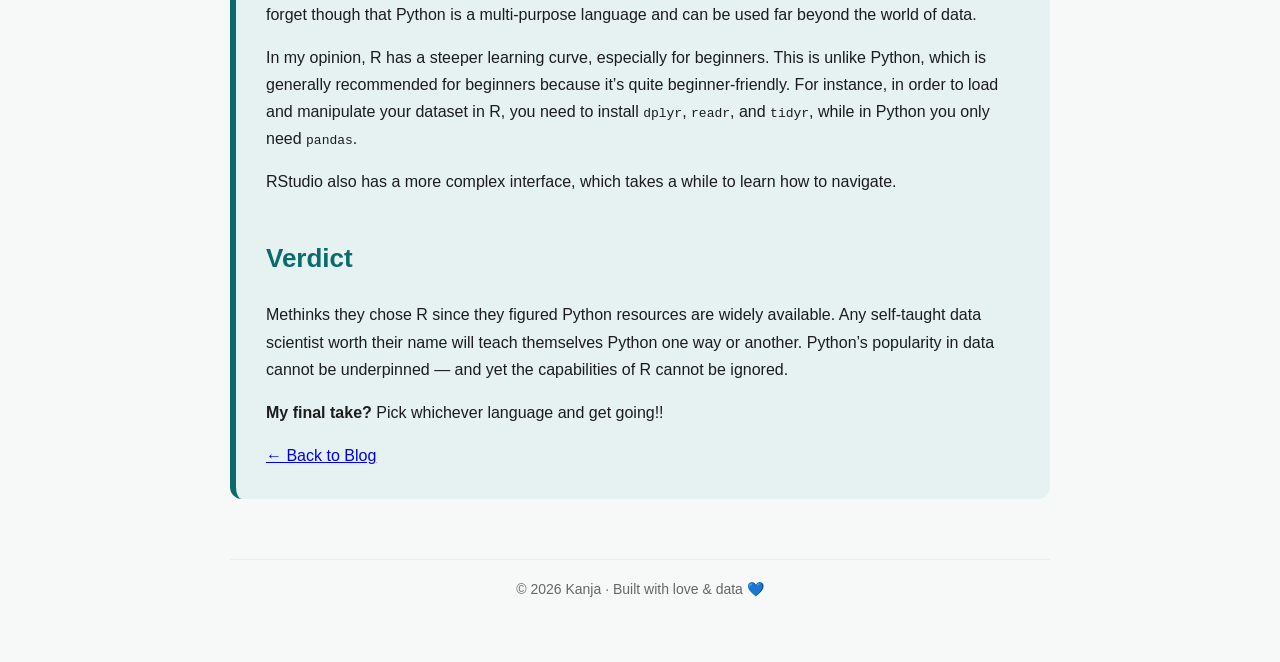
<file: articles/r-vs-python-the-great-debate.html>
<!DOCTYPE html>
<html lang="en">
<head>
  <meta charset="UTF-8">
  <title>R vs Python: The Great Debate</title>
  <link rel="stylesheet" href="/css/styles.css">
</head>
<body>

  <nav>
    <a href="/index.html">Home</a>
    <a href="/articles/index.html">Blog</a>
    <a href="/about.html">About</a>
    <a href="/contact.html">Contact</a>
  </nav>

  <main class="main">
    <article class="article">
      <h1>R vs Python: The Great Debate</h1>
      <p class="meta">January 3, 2026 · By Kanja Mwingirwa</p>

      <p>When I was doing the Google Analytics certificate, I noticed that Google teaches R as the chosen preferred language. One would expect them to use Python seeing as it is the preferred language in tech. I had expected Google, as one of the greatest tech companies in the world, to teach the popular programming language. Turns out there has been an ongoing debate about which of the two programming languages is better for data analytics and data science.</p>

      <p>In more ways than one, these two languages are pretty similar. Both are open source, free to use and quite easy to start using. They both do a good job in the data science process — from data wrangling, cleaning, manipulation, visualization, and automation. They both maintain their own roles in exploring big data as well.</p>

      <h2>What is R?</h2>

      <p>R is a programming language built by statisticians for visualization and statistical analysis of data. It was created by Robert Gentleman and Ross Ihaka at the University of Auckland in New Zealand. An interesting fact is that it was named R because it’s the first letter of the creators’ names.</p>

      <p>It is available for free under the General Public License and can be installed on Mac, Windows, and Linux. R was built off S, a language developed for people with a stronger background in statistics than programming. The biggest challenge of S was that one had to buy the S-PLUS package. Ross and Robert preferred something open-source — and thus, R was born.</p>

      <p>R has more than 10,000 libraries that can be used for exploring, analyzing, and visualizing data. Its statistical packages are powerful and can perform complex mathematical operations. It is also useful when building statistical models. Primarily, R is used by statisticians, data analysts, and data miners.</p>

      <h2>What About Python?</h2>

      <p>Python is a multi-purpose language that can handle a wide variety of tasks. Think of it like Java or C++, but with an almost natural syntax that is easier to learn. It is very popular in data science because of its built-in libraries for math and statistics.</p>

      <p>It is also a darling of the machine learning world, especially due to its scalability. Built by Guido van Rossum a little over three decades ago, Python remains one of the favorite programming languages across the board.</p>

      <p>Python has numerous libraries depending on the field in which one is working. <code>SciPy.stats</code>, <code>Statsmodels</code>, and <code>Pingouin</code> are three popular statistical packages. <code>Matplotlib</code> and <code>Seaborn</code> are two widely used packages for data visualization.</p>

      <h2>So Which Should You Learn?</h2>

      <p>It depends on what you want to do. If the work is purely statistical, then R takes the day. Specifically designed by statisticians who set out to build statistical software with computing capabilities, R does an exemplary job in statistical analysis.</p>

      <p>On the other hand, Python was built for programmers — with a focus on writing fewer lines of code. Don’t forget though that Python is a multi-purpose language and can be used far beyond the world of data.</p>

      <p>In my opinion, R has a steeper learning curve, especially for beginners. This is unlike Python, which is generally recommended for beginners because it’s quite beginner-friendly. For instance, in order to load and manipulate your dataset in R, you need to install <code>dplyr</code>, <code>readr</code>, and <code>tidyr</code>, while in Python you only need <code>pandas</code>.</p>

      <p>RStudio also has a more complex interface, which takes a while to learn how to navigate.</p>

      <h2>Verdict</h2>

      <p>Methinks they chose R since they figured Python resources are widely available. Any self-taught data scientist worth their name will teach themselves Python one way or another. Python’s popularity in data cannot be underpinned — and yet the capabilities of R cannot be ignored.</p>

      <p><strong>My final take?</strong> Pick whichever language and get going!!</p>

      <a class="button" href="/articles/index.html">← Back to Blog</a>
    </article>
  </main>

  <footer>
    © 2026 Kanja · Built with love & data 💙
  </footer>

</body>
</html>
</file>
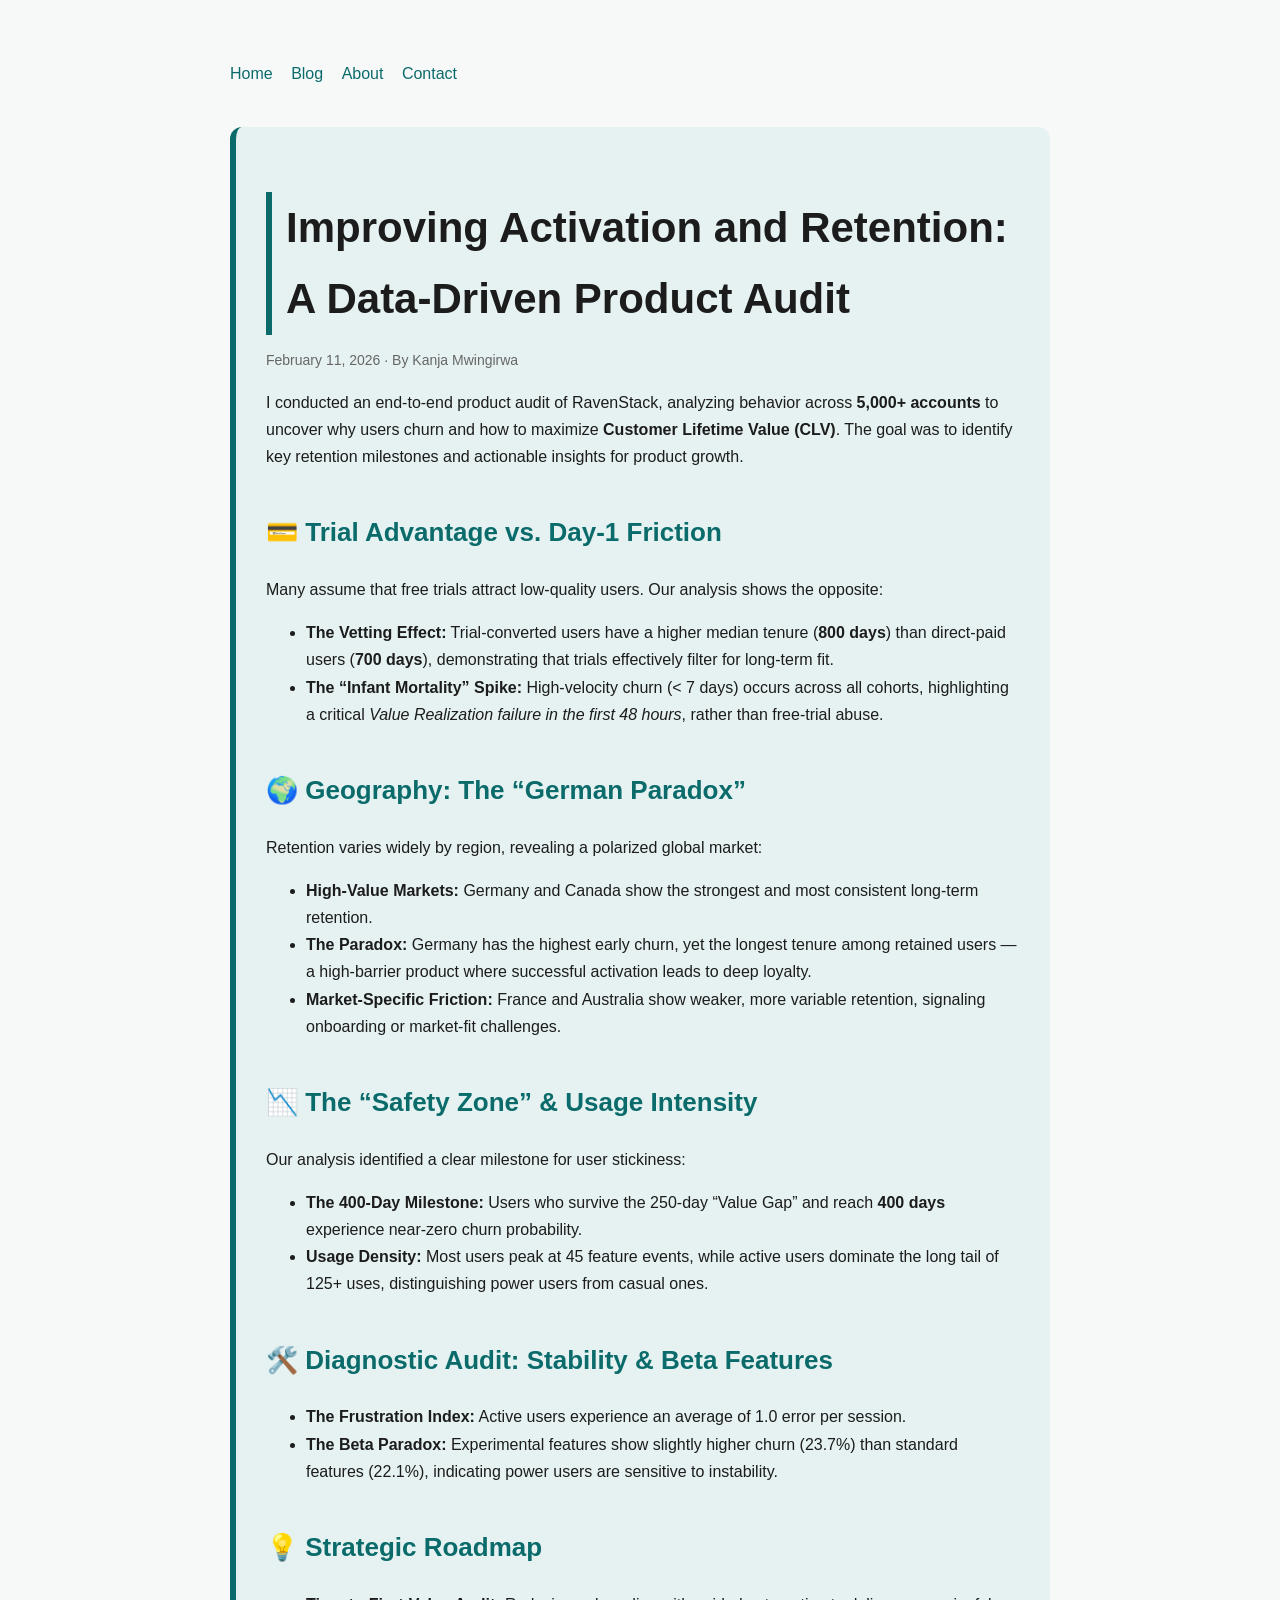
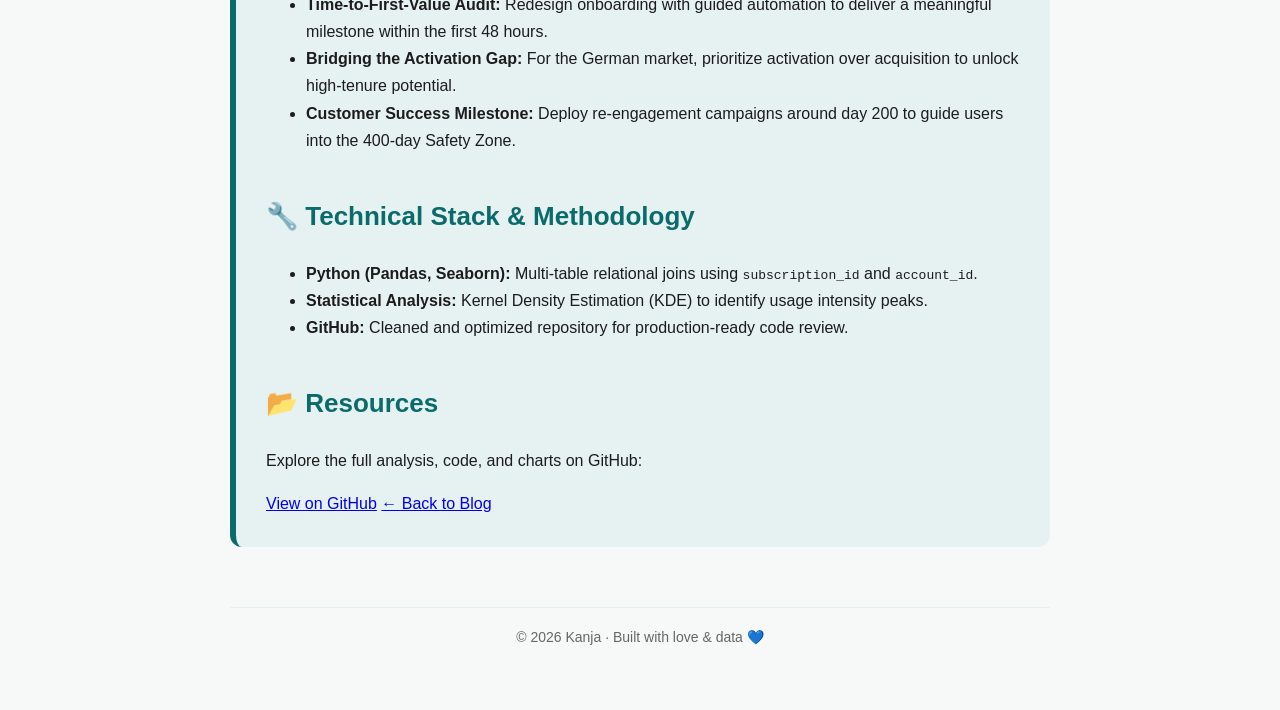
<file: articles/ravenstack-case-study.html>
<!DOCTYPE html>
<html lang="en">
<head>
  <meta charset="UTF-8">
  <title>Improving Activation and Retention: A Data-Driven Product Audit</title>
  <link rel="stylesheet" href="/css/styles.css">
</head>
<body>

  <nav>
    <a href="/index.html">Home</a>
    <a href="/articles/index.html">Blog</a>
    <a href="/about.html">About</a>
    <a href="/contact.html">Contact</a>
  </nav>

  <main class="main">
    <article class="article">
      <h1>Improving Activation and Retention: A Data-Driven Product Audit</h1>
      <p class="meta">February 11, 2026 · By Kanja Mwingirwa</p>

      <p>I conducted an end-to-end product audit of RavenStack, analyzing behavior across <strong>5,000+ accounts</strong> to uncover why users churn and how to maximize <strong>Customer Lifetime Value (CLV)</strong>. The goal was to identify key retention milestones and actionable insights for product growth.</p>

      <h2>💳 Trial Advantage vs. Day-1 Friction</h2>

      <p>Many assume that free trials attract low-quality users. Our analysis shows the opposite:</p>
      <ul>
        <li><strong>The Vetting Effect:</strong> Trial-converted users have a higher median tenure (<strong>800 days</strong>) than direct-paid users (<strong>700 days</strong>), demonstrating that trials effectively filter for long-term fit.</li>
        <li><strong>The “Infant Mortality” Spike:</strong> High-velocity churn (< 7 days) occurs across all cohorts, highlighting a critical <em>Value Realization failure in the first 48 hours</em>, rather than free-trial abuse.</li>
      </ul>

      <h2>🌍 Geography: The “German Paradox”</h2>

      <p>Retention varies widely by region, revealing a polarized global market:</p>
      <ul>
        <li><strong>High-Value Markets:</strong> Germany and Canada show the strongest and most consistent long-term retention.</li>
        <li><strong>The Paradox:</strong> Germany has the highest early churn, yet the longest tenure among retained users — a high-barrier product where successful activation leads to deep loyalty.</li>
        <li><strong>Market-Specific Friction:</strong> France and Australia show weaker, more variable retention, signaling onboarding or market-fit challenges.</li>
      </ul>

      <h2>📉 The “Safety Zone” & Usage Intensity</h2>

      <p>Our analysis identified a clear milestone for user stickiness:</p>
      <ul>
        <li><strong>The 400-Day Milestone:</strong> Users who survive the 250-day “Value Gap” and reach <strong>400 days</strong> experience near-zero churn probability.</li>
        <li><strong>Usage Density:</strong> Most users peak at 45 feature events, while active users dominate the long tail of 125+ uses, distinguishing power users from casual ones.</li>
      </ul>

      <h2>🛠️ Diagnostic Audit: Stability & Beta Features</h2>

      <ul>
        <li><strong>The Frustration Index:</strong> Active users experience an average of 1.0 error per session.</li>
        <li><strong>The Beta Paradox:</strong> Experimental features show slightly higher churn (23.7%) than standard features (22.1%), indicating power users are sensitive to instability.</li>
      </ul>

      <h2>💡 Strategic Roadmap</h2>

      <ul>
        <li><strong>Time-to-First-Value Audit:</strong> Redesign onboarding with guided automation to deliver a meaningful milestone within the first 48 hours.</li>
        <li><strong>Bridging the Activation Gap:</strong> For the German market, prioritize activation over acquisition to unlock high-tenure potential.</li>
        <li><strong>Customer Success Milestone:</strong> Deploy re-engagement campaigns around day 200 to guide users into the 400-day Safety Zone.</li>
      </ul>

      <h2>🔧 Technical Stack & Methodology</h2>

      <ul>
        <li><strong>Python (Pandas, Seaborn):</strong> Multi-table relational joins using <code>subscription_id</code> and <code>account_id</code>.</li>
        <li><strong>Statistical Analysis:</strong> Kernel Density Estimation (KDE) to identify usage intensity peaks.</li>
        <li><strong>GitHub:</strong> Cleaned and optimized repository for production-ready code review.</li>
      </ul>
      <h2>📂 Resources</h2>
      <p>Explore the full analysis, code, and charts on GitHub:</p>
      <a class="button" href="https://github.com/kanjaf/RavenStack_SAAS_Churn_-_Tenure_Analysis" target="_blank">View on GitHub</a>
      <a class="button" href="/articles/index.html">← Back to Blog</a>
    </article>
  </main>

  <footer>
    © 2026 Kanja · Built with love & data 💙
  </footer>

</body>
</html>
</file>
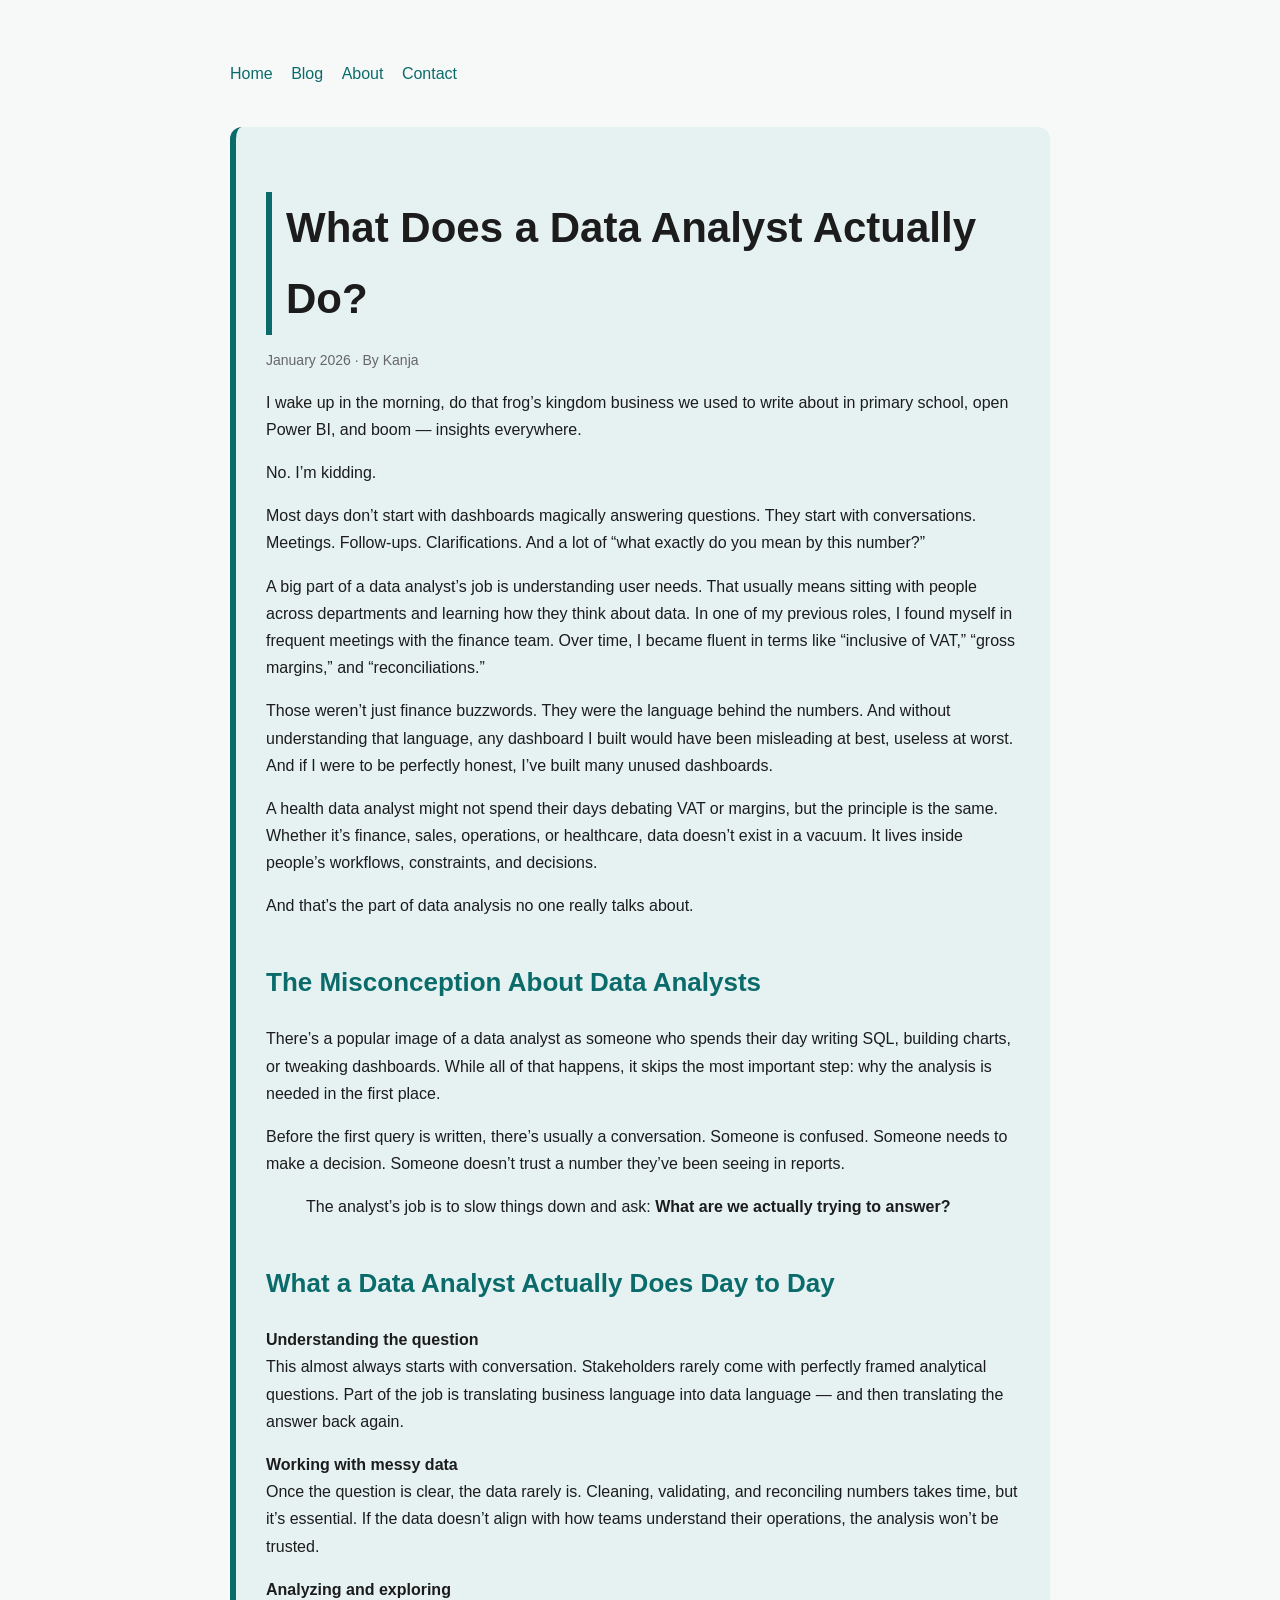
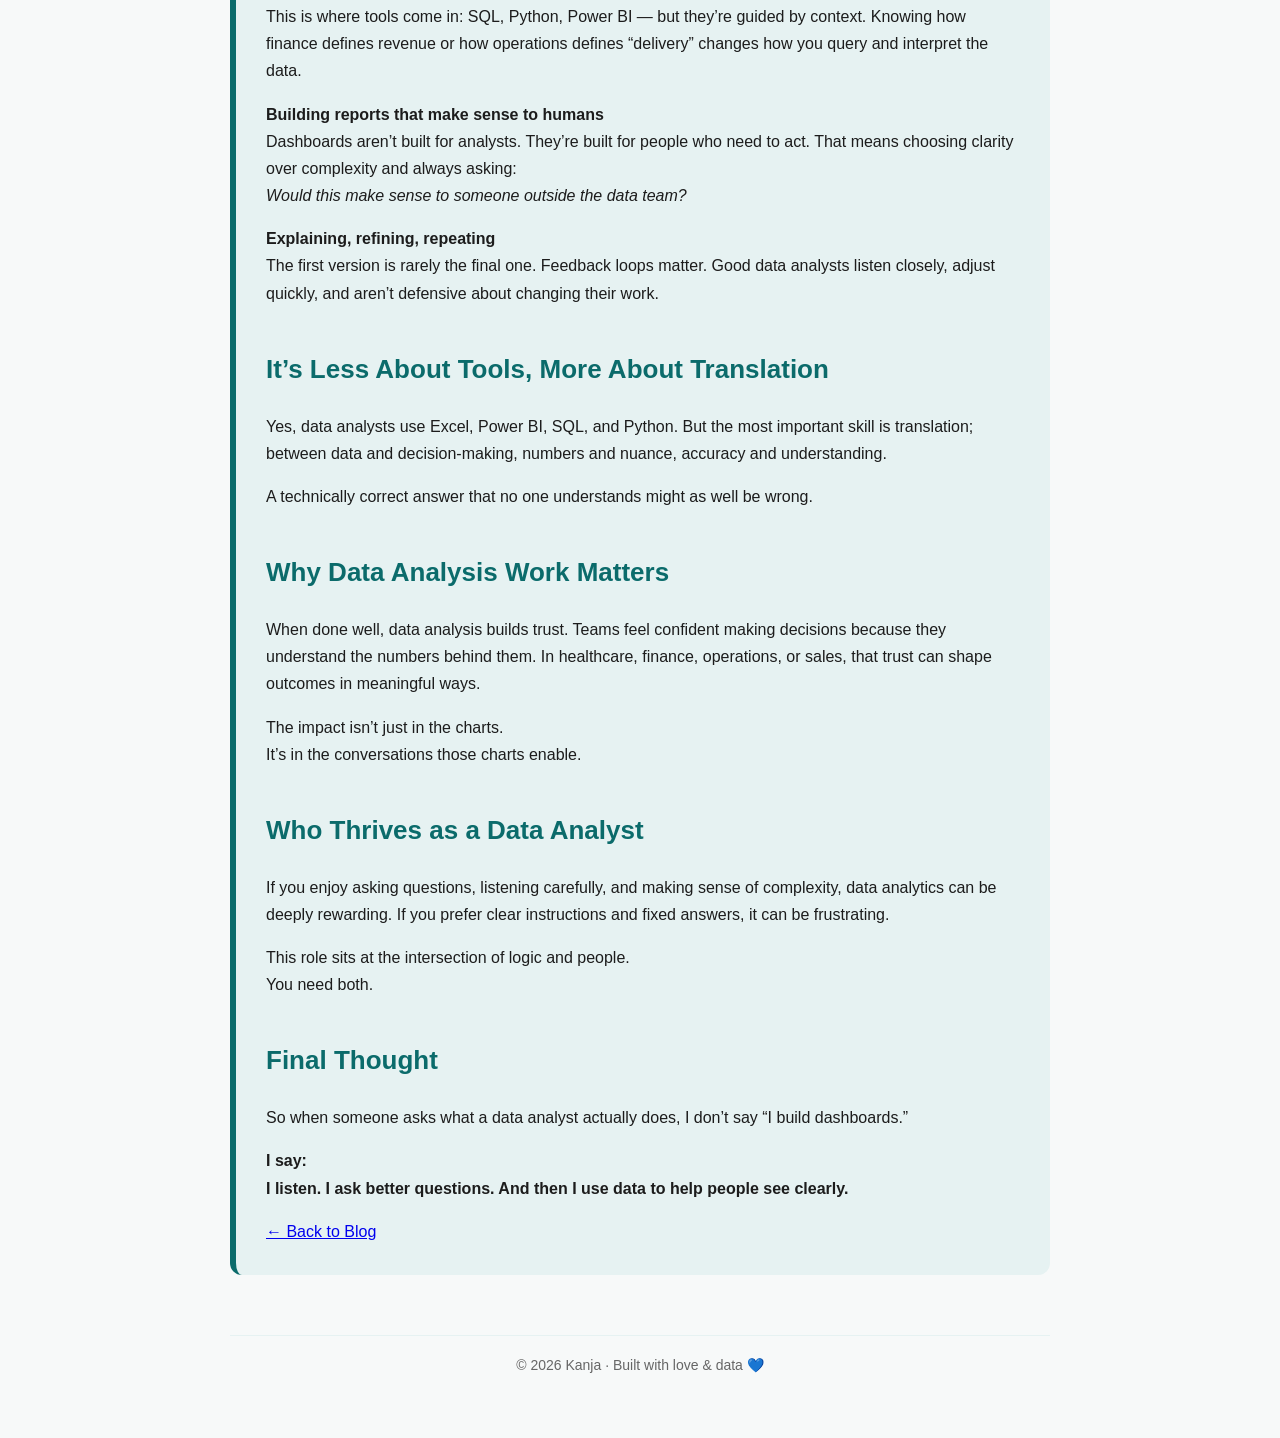
<file: articles/what-does-a-data-analyst-actually-do.html>
<!DOCTYPE html>
<html lang="en">
<head>
  <meta charset="UTF-8">
  <title>What Does a Data Analyst Actually Do?</title>
  <link rel="stylesheet" href="/css/styles.css">
</head>
<body>

  <nav>
    <a href="/index.html">Home</a>
    <a href="/articles/index.html">Blog</a>
    <a href="/about.html">About</a>
    <a href="/contact.html">Contact</a>
  </nav>

  <main class="main">
    <article class="article">
      <h1>What Does a Data Analyst Actually Do?</h1>
      <p class="meta">January 2026 · By Kanja</p>

      <p>I wake up in the morning, do that frog’s kingdom business we used to write about in primary school, open Power BI, and boom — insights everywhere.</p>

      <p>No. I’m kidding.</p>

      <p>Most days don’t start with dashboards magically answering questions. They start with conversations. Meetings. Follow-ups. Clarifications. And a lot of “what exactly do you mean by this number?”</p>

      <p>A big part of a data analyst’s job is understanding user needs. That usually means sitting with people across departments and learning how they think about data. In one of my previous roles, I found myself in frequent meetings with the finance team. Over time, I became fluent in terms like “inclusive of VAT,” “gross margins,” and “reconciliations.”</p>

      <p>Those weren’t just finance buzzwords. They were the language behind the numbers. And without understanding that language, any dashboard I built would have been misleading at best, useless at worst. And if I were to be perfectly honest, I’ve built many unused dashboards.</p>

      <p>A health data analyst might not spend their days debating VAT or margins, but the principle is the same. Whether it’s finance, sales, operations, or healthcare, data doesn’t exist in a vacuum. It lives inside people’s workflows, constraints, and decisions.</p>

      <p>And that’s the part of data analysis no one really talks about.</p>

      <h2>The Misconception About Data Analysts</h2>

      <p>There’s a popular image of a data analyst as someone who spends their day writing SQL, building charts, or tweaking dashboards. While all of that happens, it skips the most important step: why the analysis is needed in the first place.</p>

      <p>Before the first query is written, there’s usually a conversation. Someone is confused. Someone needs to make a decision. Someone doesn’t trust a number they’ve been seeing in reports.</p>

      <blockquote>
        The analyst’s job is to slow things down and ask:  
        <strong>What are we actually trying to answer?</strong>
      </blockquote>

      <h2>What a Data Analyst Actually Does Day to Day</h2>

      <p><strong>Understanding the question</strong><br>
      This almost always starts with conversation. Stakeholders rarely come with perfectly framed analytical questions. Part of the job is translating business language into data language — and then translating the answer back again.</p>

      <p><strong>Working with messy data</strong><br>
      Once the question is clear, the data rarely is. Cleaning, validating, and reconciling numbers takes time, but it’s essential. If the data doesn’t align with how teams understand their operations, the analysis won’t be trusted.</p>

      <p><strong>Analyzing and exploring</strong><br>
      This is where tools come in: SQL, Python, Power BI — but they’re guided by context. Knowing how finance defines revenue or how operations defines “delivery” changes how you query and interpret the data.</p>

      <p><strong>Building reports that make sense to humans</strong><br>
      Dashboards aren’t built for analysts. They’re built for people who need to act. That means choosing clarity over complexity and always asking:<br>
      <em>Would this make sense to someone outside the data team?</em></p>

      <p><strong>Explaining, refining, repeating</strong><br>
      The first version is rarely the final one. Feedback loops matter. Good data analysts listen closely, adjust quickly, and aren’t defensive about changing their work.</p>

      <h2>It’s Less About Tools, More About Translation</h2>

      <p>Yes, data analysts use Excel, Power BI, SQL, and Python. But the most important skill is translation; between data and decision-making, numbers and nuance, accuracy and understanding.</p>

      <p>A technically correct answer that no one understands might as well be wrong.</p>

      <h2>Why Data Analysis Work Matters</h2>

      <p>When done well, data analysis builds trust. Teams feel confident making decisions because they understand the numbers behind them. In healthcare, finance, operations, or sales, that trust can shape outcomes in meaningful ways.</p>

      <p>The impact isn’t just in the charts.<br>
      It’s in the conversations those charts enable.</p>

      <h2>Who Thrives as a Data Analyst</h2>

      <p>If you enjoy asking questions, listening carefully, and making sense of complexity, data analytics can be deeply rewarding. If you prefer clear instructions and fixed answers, it can be frustrating.</p>

      <p>This role sits at the intersection of logic and people.<br>
      You need both.</p>

      <h2>Final Thought</h2>

      <p>So when someone asks what a data analyst actually does, I don’t say “I build dashboards.”</p>

      <p><strong>I say:<br>
      I listen. I ask better questions. And then I use data to help people see clearly.</strong></p>

      <a class="button" href="/articles/index.html">← Back to Blog</a>
    </article>
  </main>

  <footer>
    © 2026 Kanja · Built with love & data 💙
  </footer>

</body>
</html>
</file>
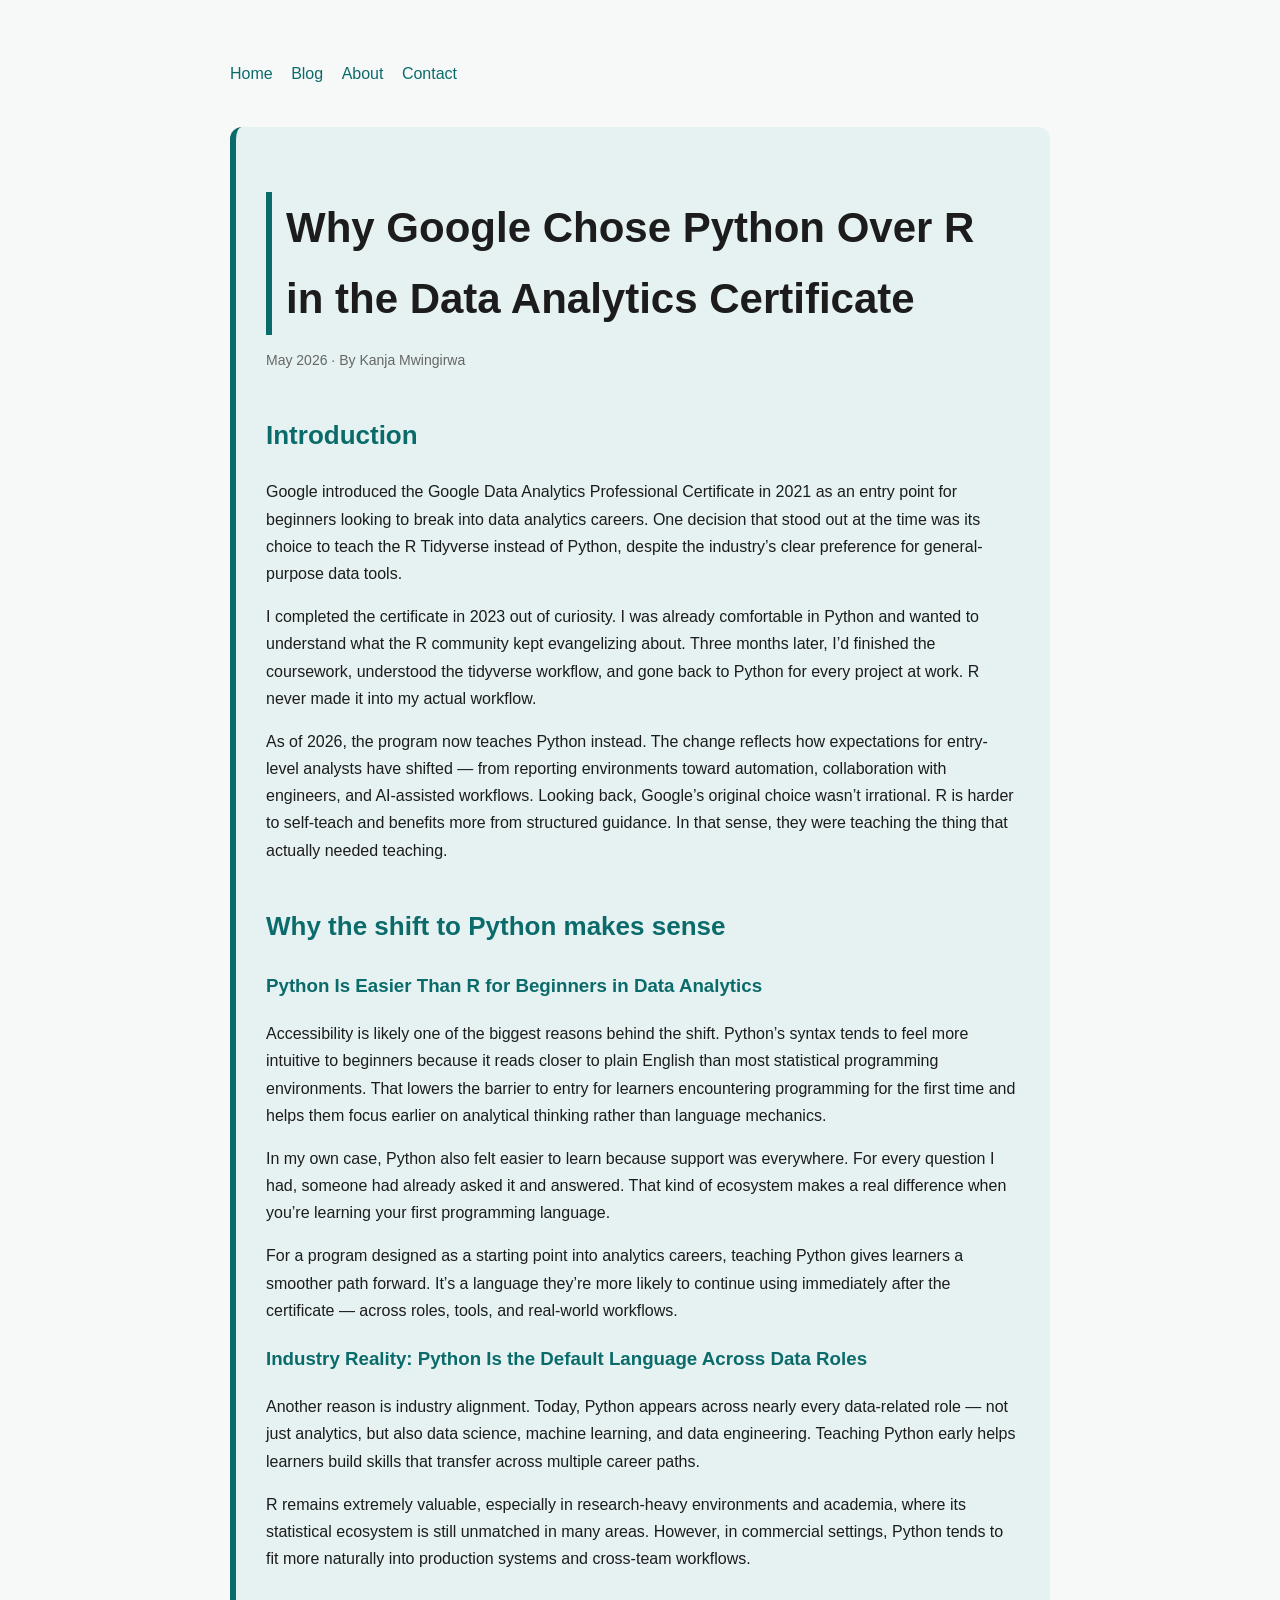
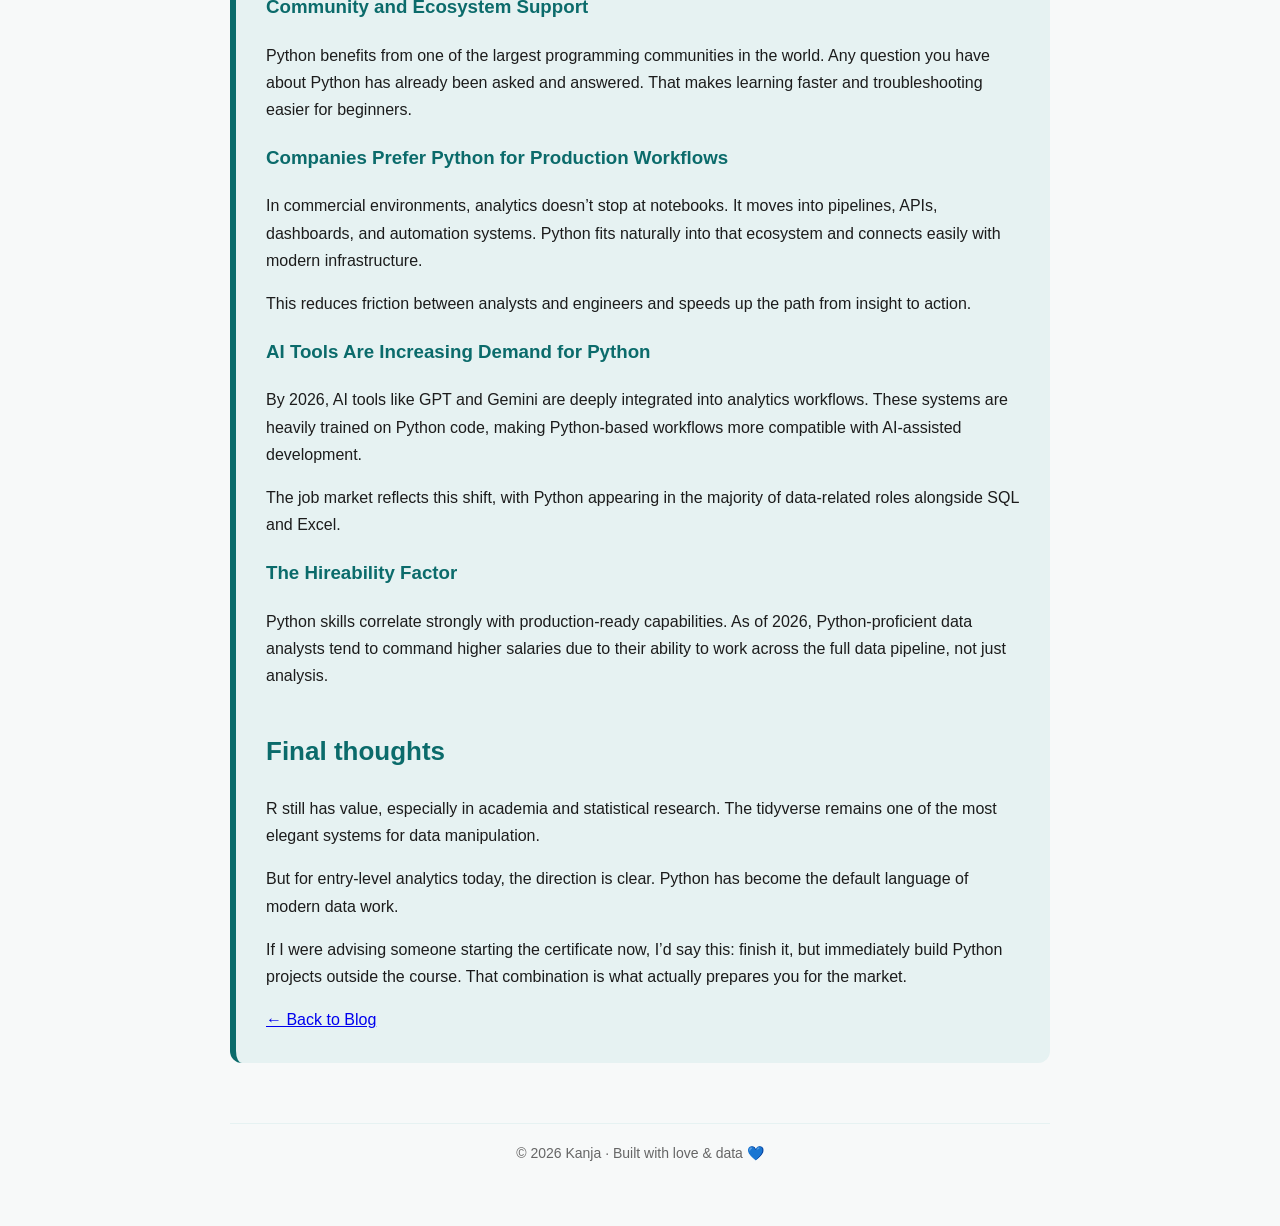
<file: articles/Why-Google-Replace-R-with-Python-in-Its-Data-Analytics-Certificate-And-What-It-Means-for-You).html>
<!DOCTYPE html>
<html lang="en">
<head>
  <meta charset="UTF-8">
  <title>Why Google Chose Python Over R</title>
  <link rel="stylesheet" href="/css/styles.css">
</head>
<body>

  <nav>
    <a href="/index.html">Home</a>
    <a href="/articles/index.html">Blog</a>
    <a href="/about.html">About</a>
    <a href="/contact.html">Contact</a>
  </nav>

  <main class="main">

    <article class="article">

      <h1>Why Google Chose Python Over R in the Data Analytics Certificate</h1>
      <p class="meta">May 2026 · By Kanja Mwingirwa</p>

      <h2>Introduction</h2>

      <p>Google introduced the Google Data Analytics Professional Certificate in 2021 as an entry point for beginners looking to break into data analytics careers. One decision that stood out at the time was its choice to teach the R Tidyverse instead of Python, despite the industry’s clear preference for general-purpose data tools.</p>

      <p>I completed the certificate in 2023 out of curiosity. I was already comfortable in Python and wanted to understand what the R community kept evangelizing about. Three months later, I’d finished the coursework, understood the tidyverse workflow, and gone back to Python for every project at work. R never made it into my actual workflow.</p>

      <p>As of 2026, the program now teaches Python instead. The change reflects how expectations for entry-level analysts have shifted — from reporting environments toward automation, collaboration with engineers, and AI-assisted workflows. Looking back, Google’s original choice wasn’t irrational. R is harder to self-teach and benefits more from structured guidance. In that sense, they were teaching the thing that actually needed teaching.</p>

      <h2>Why the shift to Python makes sense</h2>

      <h3>Python Is Easier Than R for Beginners in Data Analytics</h3>

      <p>Accessibility is likely one of the biggest reasons behind the shift. Python’s syntax tends to feel more intuitive to beginners because it reads closer to plain English than most statistical programming environments. That lowers the barrier to entry for learners encountering programming for the first time and helps them focus earlier on analytical thinking rather than language mechanics.</p>

      <p>In my own case, Python also felt easier to learn because support was everywhere. For every question I had, someone had already asked it and answered. That kind of ecosystem makes a real difference when you’re learning your first programming language.</p>

      <p>For a program designed as a starting point into analytics careers, teaching Python gives learners a smoother path forward. It’s a language they’re more likely to continue using immediately after the certificate — across roles, tools, and real-world workflows.</p>

      <h3>Industry Reality: Python Is the Default Language Across Data Roles</h3>

      <p>Another reason is industry alignment. Today, Python appears across nearly every data-related role — not just analytics, but also data science, machine learning, and data engineering. Teaching Python early helps learners build skills that transfer across multiple career paths.</p>

      <p>R remains extremely valuable, especially in research-heavy environments and academia, where its statistical ecosystem is still unmatched in many areas. However, in commercial settings, Python tends to fit more naturally into production systems and cross-team workflows.</p>

      <h3>Community and Ecosystem Support</h3>

      <p>Python benefits from one of the largest programming communities in the world. Any question you have about Python has already been asked and answered. That makes learning faster and troubleshooting easier for beginners.</p>

      <h3>Companies Prefer Python for Production Workflows</h3>

      <p>In commercial environments, analytics doesn’t stop at notebooks. It moves into pipelines, APIs, dashboards, and automation systems. Python fits naturally into that ecosystem and connects easily with modern infrastructure.</p>

      <p>This reduces friction between analysts and engineers and speeds up the path from insight to action.</p>

      <h3>AI Tools Are Increasing Demand for Python</h3>

      <p>By 2026, AI tools like GPT and Gemini are deeply integrated into analytics workflows. These systems are heavily trained on Python code, making Python-based workflows more compatible with AI-assisted development.</p>

      <p>The job market reflects this shift, with Python appearing in the majority of data-related roles alongside SQL and Excel.</p>

      <h3>The Hireability Factor</h3>

      <p>Python skills correlate strongly with production-ready capabilities. As of 2026, Python-proficient data analysts tend to command higher salaries due to their ability to work across the full data pipeline, not just analysis.</p>

      <h2>Final thoughts</h2>

      <p>R still has value, especially in academia and statistical research. The tidyverse remains one of the most elegant systems for data manipulation.</p>

      <p>But for entry-level analytics today, the direction is clear. Python has become the default language of modern data work.</p>

      <p>If I were advising someone starting the certificate now, I’d say this: finish it, but immediately build Python projects outside the course. That combination is what actually prepares you for the market.</p>

      <a class="button" href="/articles/index.html">← Back to Blog</a>

    </article>

  </main>

  <footer>
    © 2026 Kanja · Built with love & data 💙
  </footer>

</body>
</html>
</file>
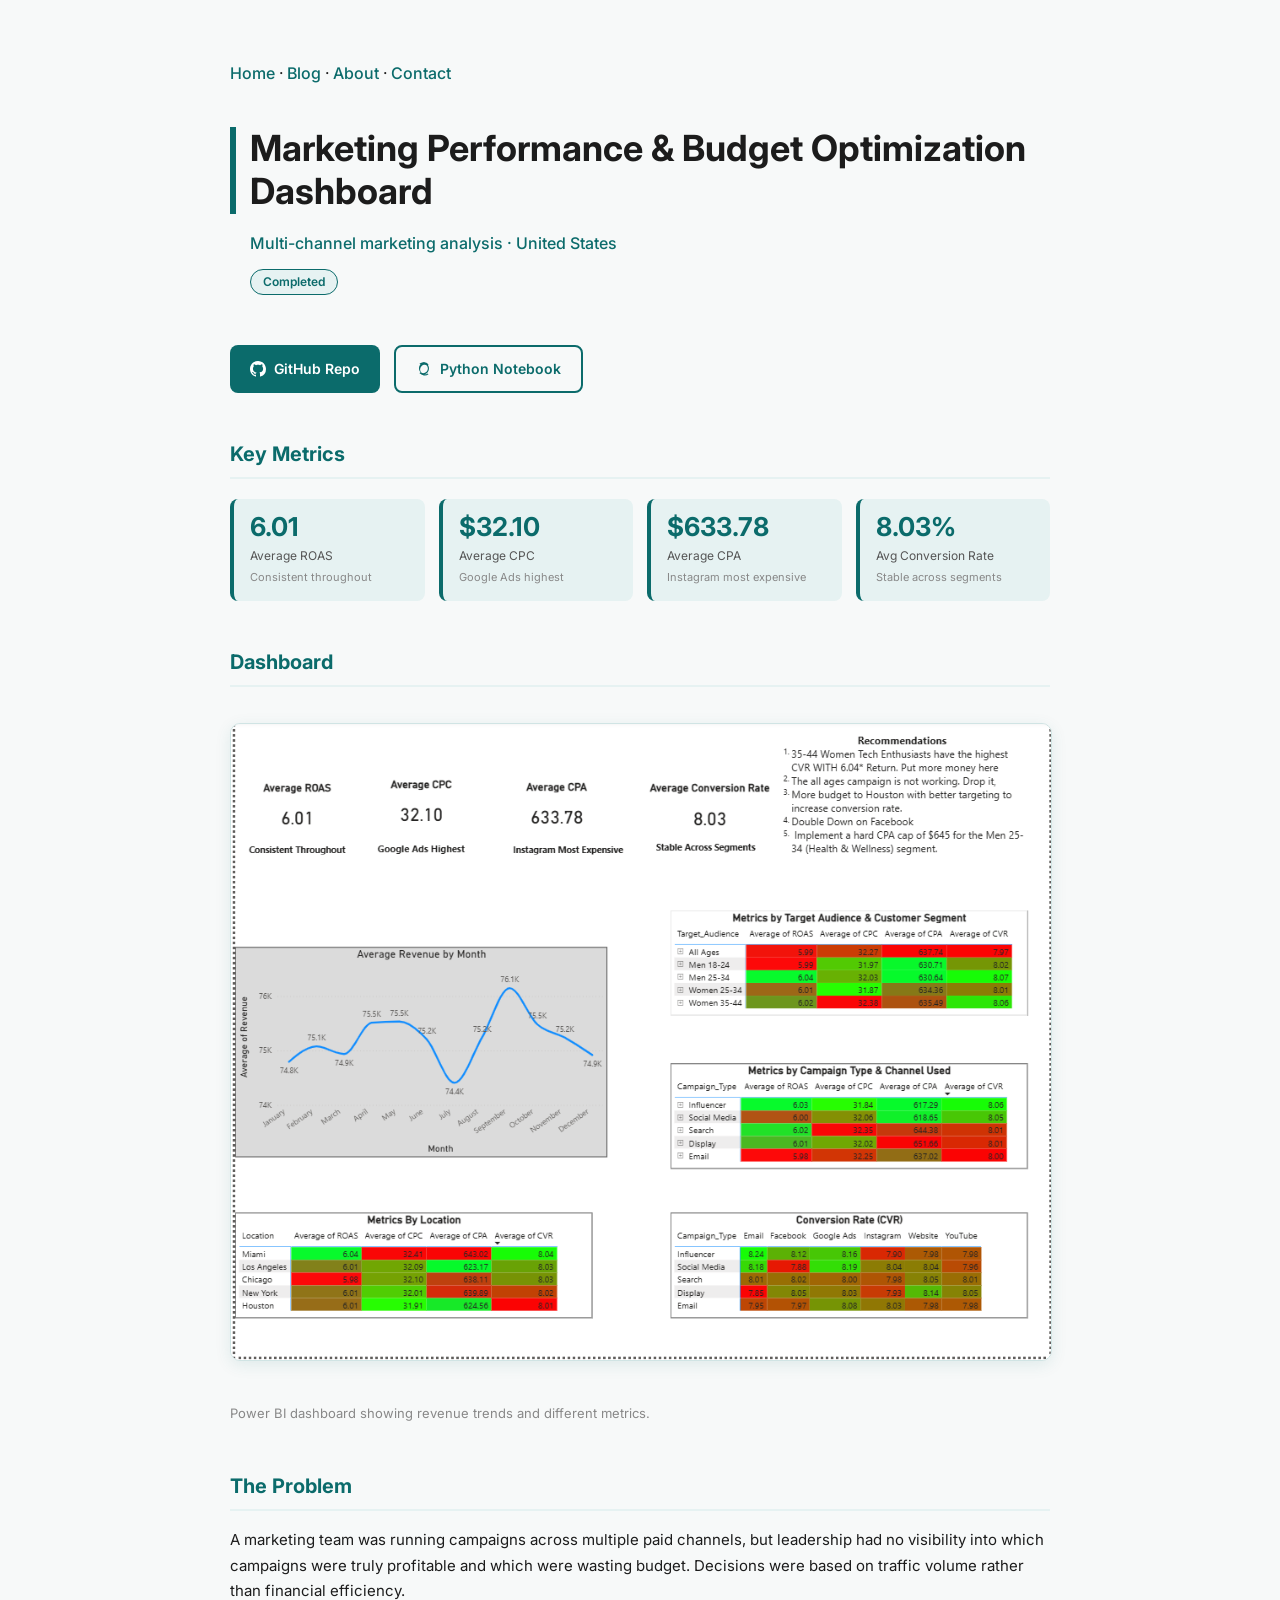
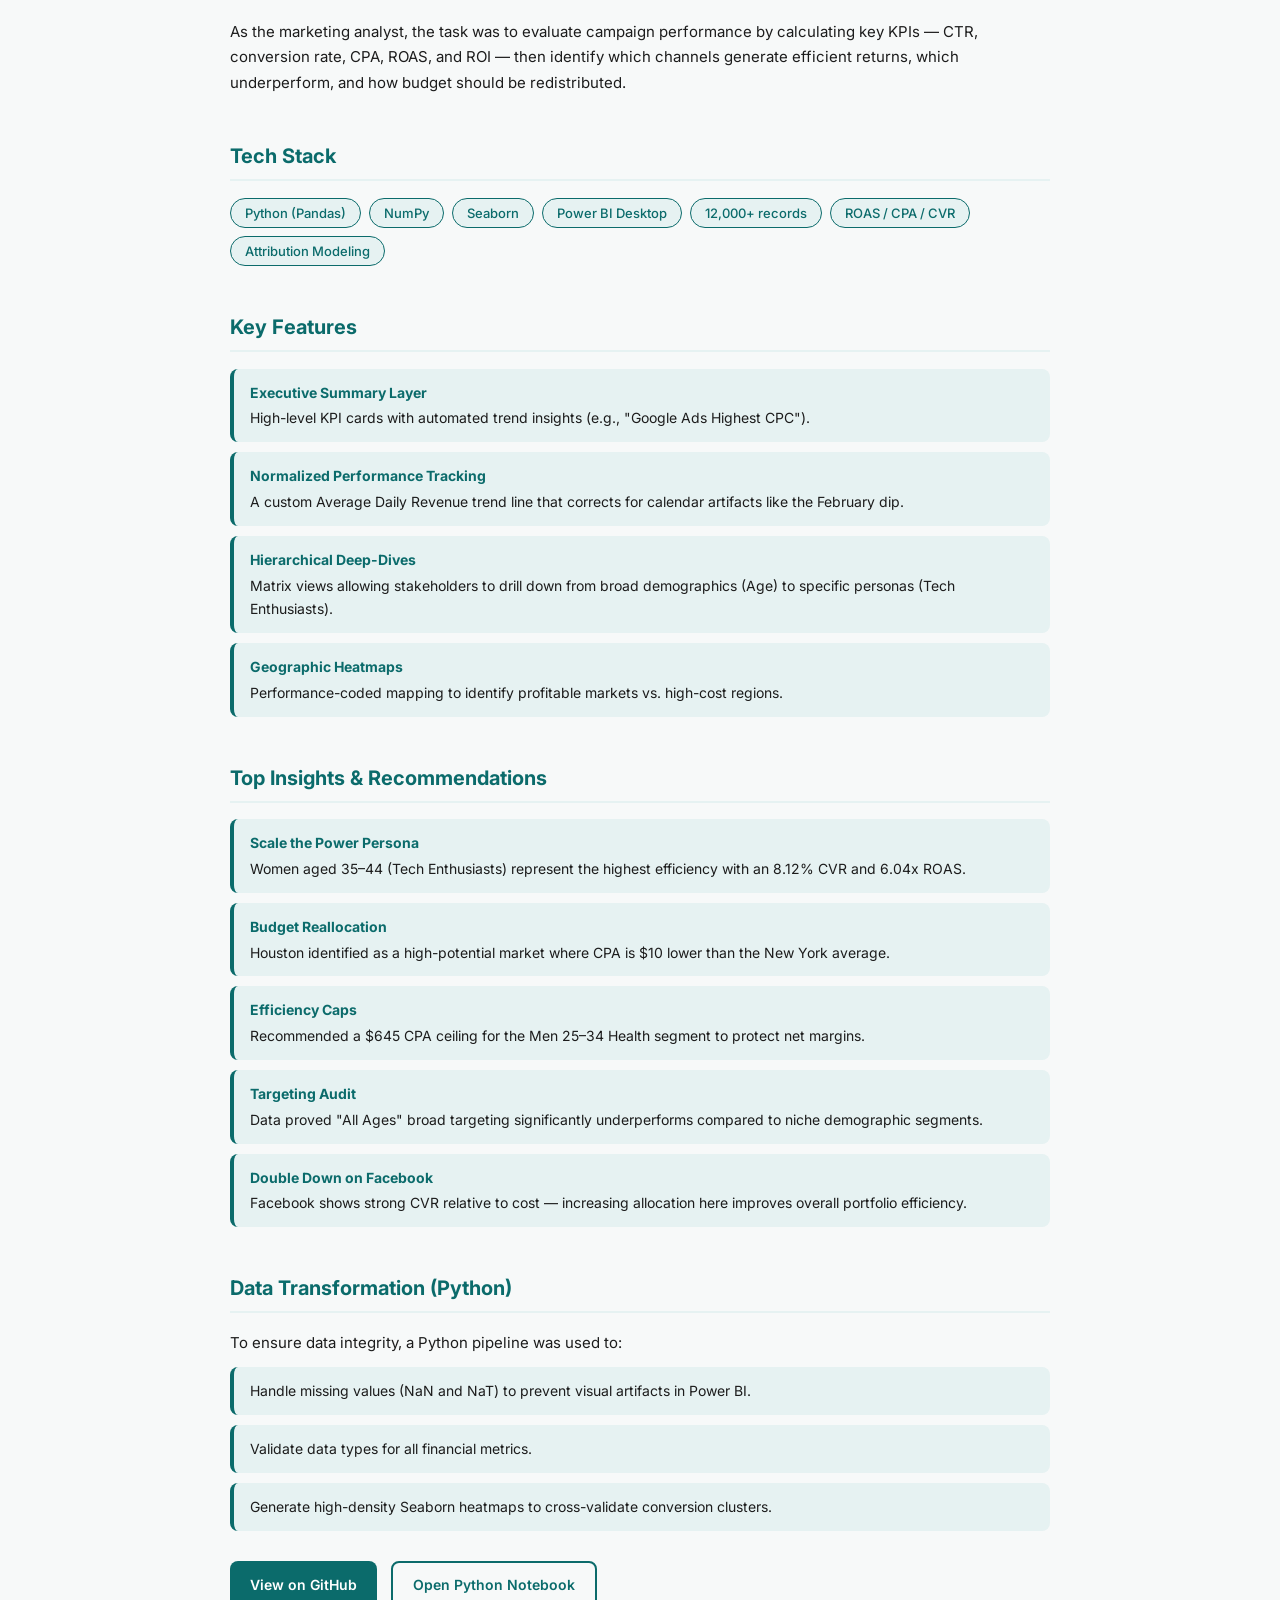
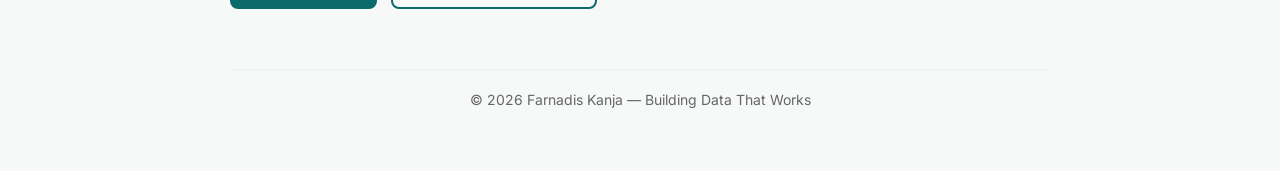
<file: projects/marketing-analytics.html>
<!DOCTYPE html>
<html lang="en">
<head>
  <meta charset="UTF-8" />
  <meta name="viewport" content="width=device-width, initial-scale=1.0" />
  <meta name="description" content="Marketing Performance & Budget Optimization Dashboard — Farnadis Kanja" />
  <title>Marketing Analytics | Farnadis Kanja</title>
  <link href="https://fonts.googleapis.com/css2?family=Inter:wght@300;500;700&display=swap" rel="stylesheet">
  <style>
    :root {
      --teal: #0b6b6b;
      --teal-soft: #e6f2f2;
    }
    body {
      font-family: 'Inter', sans-serif;
      background: #f7f9f9;
      color: #1c1c1c;
      max-width: 820px;
      margin: 60px auto;
      padding: 0 20px;
      line-height: 1.7;
    }
    h1 {
      font-size: 36px;
      margin-bottom: 5px;
      font-weight: 700;
      border-left: 6px solid var(--teal);
      padding-left: 14px;
      line-height: 1.2;
    }
    .tagline {
      color: var(--teal);
      font-size: 16px;
      margin-bottom: 10px;
      font-weight: 500;
      padding-left: 20px;
    }
    .status-badge {
      display: inline-block;
      font-size: 12px;
      font-weight: 600;
      color: var(--teal);
      background: var(--teal-soft);
      border: 1px solid var(--teal);
      border-radius: 20px;
      padding: 2px 12px;
      margin-left: 20px;
      margin-bottom: 30px;
    }
    h2 {
      font-size: 20px;
      margin-top: 44px;
      color: var(--teal);
      border-bottom: 2px solid var(--teal-soft);
      padding-bottom: 6px;
    }
    h3 {
      font-size: 16px;
      color: var(--teal);
      margin-top: 20px;
      margin-bottom: 6px;
    }
    a {
      color: var(--teal);
      text-decoration: none;
      font-weight: 500;
    }
    a:hover { text-decoration: underline; }
    .nav {
      margin-bottom: 40px;
      font-size: 16px;
    }

    /* KPI cards */
    .kpi-grid {
      display: grid;
      grid-template-columns: repeat(auto-fit, minmax(160px, 1fr));
      gap: 14px;
      margin: 20px 0;
    }
    .kpi-card {
      background: var(--teal-soft);
      border-left: 4px solid var(--teal);
      border-radius: 8px;
      padding: 14px 16px;
    }
    .kpi-card .kpi-value {
      font-size: 26px;
      font-weight: 700;
      color: var(--teal);
      line-height: 1.1;
    }
    .kpi-card .kpi-label {
      font-size: 12px;
      color: #555;
      margin-top: 4px;
    }
    .kpi-card .kpi-note {
      font-size: 11px;
      color: #888;
      margin-top: 2px;
    }

    /* Dashboard screenshot */
    .dashboard-img {
      width: 100%;
      border-radius: 10px;
      border: 1px solid #d0e4e4;
      margin: 20px 0;
      box-shadow: 0 4px 16px rgba(11,107,107,0.1);
    }

    /* Tech stack pills */
    .pill-group {
      display: flex;
      flex-wrap: wrap;
      gap: 8px;
      margin: 14px 0;
    }
    .pill {
      background: var(--teal-soft);
      border: 1px solid var(--teal);
      color: var(--teal);
      font-size: 13px;
      font-weight: 500;
      border-radius: 20px;
      padding: 3px 14px;
    }

    /* Insights list */
    .insight-list {
      list-style: none;
      padding: 0;
      margin: 0;
    }
    .insight-list li {
      background: var(--teal-soft);
      border-left: 4px solid var(--teal);
      border-radius: 8px;
      padding: 12px 16px;
      margin-bottom: 10px;
      font-size: 14px;
    }
    .insight-list li strong {
      color: var(--teal);
      display: block;
      margin-bottom: 2px;
    }

    /* Links row */
    .links-row {
      display: flex;
      gap: 14px;
      flex-wrap: wrap;
      margin: 20px 0;
    }
    .link-btn {
      display: inline-flex;
      align-items: center;
      gap: 8px;
      background: var(--teal);
      color: #fff !important;
      font-size: 14px;
      font-weight: 600;
      padding: 10px 20px;
      border-radius: 8px;
      text-decoration: none !important;
      transition: background 0.2s, transform 0.15s;
    }
    .link-btn:hover {
      background: #094f4f;
      transform: translateY(-1px);
      text-decoration: none !important;
    }
    .link-btn.outline {
      background: transparent;
      color: var(--teal) !important;
      border: 2px solid var(--teal);
    }
    .link-btn.outline:hover {
      background: var(--teal-soft);
    }

    p { margin-bottom: 12px; font-size: 15px; }

    footer {
      margin-top: 60px;
      font-size: 14px;
      color: #666;
      text-align: center;
      border-top: 1px solid var(--teal-soft);
      padding-top: 18px;
    }
  </style>
</head>
<body>

  <nav class="nav">
    <a href="../index.html">Home</a> ·
    <a href="../articles/index.html">Blog</a> ·
    <a href="../about.html">About</a> ·
    <a href="../contact.html">Contact</a>
  </nav>

  <h1>Marketing Performance &amp; Budget Optimization Dashboard</h1>
  <p class="tagline">Multi-channel marketing analysis · United States</p>
  <span class="status-badge">Completed</span>

  <!-- Links -->
  <div class="links-row">
    <a class="link-btn" href="https://github.com/kanjaf/Marketing_Campaign_Analysis" target="_blank" rel="noopener noreferrer">
      <!-- GitHub icon -->
      <svg width="16" height="16" viewBox="0 0 24 24" fill="white" xmlns="http://www.w3.org/2000/svg">
        <path d="M12 0C5.37 0 0 5.37 0 12c0 5.31 3.435 9.795 8.205 11.385.6.105.825-.255.825-.57 0-.285-.015-1.23-.015-2.235-3.015.555-3.795-.735-4.035-1.41-.135-.345-.72-1.41-1.23-1.695-.42-.225-1.02-.78-.015-.795.945-.015 1.62.87 1.845 1.23 1.08 1.815 2.805 1.305 3.495.99.105-.78.42-1.305.765-1.605-2.67-.3-5.46-1.335-5.46-5.925 0-1.305.465-2.385 1.23-3.225-.12-.3-.54-1.53.12-3.18 0 0 1.005-.315 3.3 1.23.96-.27 1.98-.405 3-.405s2.04.135 3 .405c2.295-1.56 3.3-1.23 3.3-1.23.66 1.65.24 2.88.12 3.18.765.84 1.23 1.905 1.23 3.225 0 4.605-2.805 5.625-5.475 5.925.435.375.81 1.095.81 2.22 0 1.605-.015 2.895-.015 3.3 0 .315.225.69.825.57A12.02 12.02 0 0 0 24 12c0-6.63-5.37-12-12-12z"/>
      </svg>
      GitHub Repo
    </a>
    <a class="link-btn outline" href="https://colab.research.google.com/drive/1gY-0YJ2Y0Zr2KJ2oaWGZYse2uiahQ6HK#scrollTo=WPK18uAO9vUw" target="_blank" rel="noopener noreferrer">
      <!-- Colab icon -->
      <svg width="16" height="16" viewBox="0 0 24 24" fill="#0b6b6b" xmlns="http://www.w3.org/2000/svg">
        <path d="M16.9 4.8C13.7 1.6 8.8 1.3 5.2 4L6.6 5.4c2.8-2 6.7-1.7 9.2.8 2.7 2.7 2.7 7.2 0 9.9-2.5 2.5-6.4 2.8-9.2.8L5.2 18.3c3.6 2.7 8.5 2.4 11.7-.8 3.5-3.6 3.5-9.2 0-12.7z"/>
        <path d="M7.1 19.2c3.2 3.2 8.1 3.5 11.7.8L17.4 18.6c-2.8 2-6.7 1.7-9.2-.8-2.7-2.7-2.7-7.2 0-9.9 2.5-2.5 6.4-2.8 9.2-.8l1.4-1.4C15.2.9 10.3 1.2 7.1 4.4c-3.5 3.5-3.5 9.3 0 12.8z"/>
      </svg>
      Python Notebook
    </a>
  </div>

  <!-- KPIs -->
  <h2>Key Metrics</h2>
  <div class="kpi-grid">
    <div class="kpi-card">
      <div class="kpi-value">6.01</div>
      <div class="kpi-label">Average ROAS</div>
      <div class="kpi-note">Consistent throughout</div>
    </div>
    <div class="kpi-card">
      <div class="kpi-value">$32.10</div>
      <div class="kpi-label">Average CPC</div>
      <div class="kpi-note">Google Ads highest</div>
    </div>
    <div class="kpi-card">
      <div class="kpi-value">$633.78</div>
      <div class="kpi-label">Average CPA</div>
      <div class="kpi-note">Instagram most expensive</div>
    </div>
    <div class="kpi-card">
      <div class="kpi-value">8.03%</div>
      <div class="kpi-label">Avg Conversion Rate</div>
      <div class="kpi-note">Stable across segments</div>
    </div>
  </div>

  <!-- Dashboard screenshot -->
  <h2>Dashboard</h2>
  <img src="../marketing_analytics.PNG" alt="Marketing Performance Dashboard" class="dashboard-img">
  <p style="font-size:13px; color:#888;">Power BI dashboard showing revenue trends and different metrics.</p>

  <!-- Problem -->
  <h2>The Problem</h2>
  <p>
    A marketing team was running campaigns across multiple paid channels, but leadership had no visibility into which campaigns were truly profitable and which were wasting budget. Decisions were based on traffic volume rather than financial efficiency.
  </p>
  <p>
    As the marketing analyst, the task was to evaluate campaign performance by calculating key KPIs — CTR, conversion rate, CPA, ROAS, and ROI — then identify which channels generate efficient returns, which underperform, and how budget should be redistributed.
  </p>

  <!-- Tech stack -->
  <h2>Tech Stack</h2>
  <div class="pill-group">
    <span class="pill">Python (Pandas)</span>
    <span class="pill">NumPy</span>
    <span class="pill">Seaborn</span>
    <span class="pill">Power BI Desktop</span>
    <span class="pill">12,000+ records</span>
    <span class="pill">ROAS / CPA / CVR</span>
    <span class="pill">Attribution Modeling</span>
  </div>

  <!-- Features -->
  <h2>Key Features</h2>
  <ul class="insight-list">
    <li>
      <strong>Executive Summary Layer</strong>
      High-level KPI cards with automated trend insights (e.g., "Google Ads Highest CPC").
    </li>
    <li>
      <strong>Normalized Performance Tracking</strong>
      A custom Average Daily Revenue trend line that corrects for calendar artifacts like the February dip.
    </li>
    <li>
      <strong>Hierarchical Deep-Dives</strong>
      Matrix views allowing stakeholders to drill down from broad demographics (Age) to specific personas (Tech Enthusiasts).
    </li>
    <li>
      <strong>Geographic Heatmaps</strong>
      Performance-coded mapping to identify profitable markets vs. high-cost regions.
    </li>
  </ul>

  <!-- Insights -->
  <h2>Top Insights &amp; Recommendations</h2>
  <ul class="insight-list">
    <li>
      <strong>Scale the Power Persona</strong>
      Women aged 35–44 (Tech Enthusiasts) represent the highest efficiency with an 8.12% CVR and 6.04x ROAS.
    </li>
    <li>
      <strong>Budget Reallocation</strong>
      Houston identified as a high-potential market where CPA is $10 lower than the New York average.
    </li>
    <li>
      <strong>Efficiency Caps</strong>
      Recommended a $645 CPA ceiling for the Men 25–34 Health segment to protect net margins.
    </li>
    <li>
      <strong>Targeting Audit</strong>
      Data proved "All Ages" broad targeting significantly underperforms compared to niche demographic segments.
    </li>
    <li>
      <strong>Double Down on Facebook</strong>
      Facebook shows strong CVR relative to cost — increasing allocation here improves overall portfolio efficiency.
    </li>
  </ul>

  <!-- Python -->
  <h2>Data Transformation (Python)</h2>
  <p>To ensure data integrity, a Python pipeline was used to:</p>
  <ul class="insight-list">
    <li>Handle missing values (NaN and NaT) to prevent visual artifacts in Power BI.</li>
    <li>Validate data types for all financial metrics.</li>
    <li>Generate high-density Seaborn heatmaps to cross-validate conversion clusters.</li>
  </ul>

  <div class="links-row" style="margin-top: 30px;">
    <a class="link-btn" href="https://github.com/kanjaf/Marketing_Campaign_Analysis" target="_blank" rel="noopener noreferrer">View on GitHub</a>
    <a class="link-btn outline" href="https://colab.research.google.com/drive/1gY-0YJ2Y0Zr2KJ2oaWGZYse2uiahQ6HK#scrollTo=WPK18uAO9vUw" target="_blank" rel="noopener noreferrer">Open Python Notebook</a>
  </div>

  <footer>
    © 2026 Farnadis Kanja — Building Data That Works
  </footer>

</body>
</html>
</file>
<file: css/styles.css>
:root {
  --teal: #0b6b6b;
  --teal-soft: #e6f2f2;
  --bg: #f7f9f9;
  --text: #1c1c1c;
  --muted: #666;
}

body {
  font-family: 'Inter', sans-serif;
  background: var(--bg);
  color: var(--text);
  max-width: 820px;
  margin: 60px auto;
  padding: 0 20px;
  line-height: 1.7;
}

nav {
  margin-bottom: 40px;
}

nav a {
  color: var(--teal);
  text-decoration: none;
  font-weight: 500;
  margin-right: 14px;
}

nav a:hover {
  text-decoration: underline;
}

h1 {
  font-size: 42px;
  margin-bottom: 5px;
  font-weight: 700;
  border-left: 6px solid var(--teal);
  padding-left: 14px;
}

h2 {
  font-size: 26px;
  margin-top: 40px;
  color: var(--teal);
}

h3 {
  color: var(--teal);
}

.post {
  background: var(--teal-soft);
  padding: 18px 22px;
  margin-bottom: 24px;
  border-radius: 10px;
  border-left: 5px solid var(--teal);
}

.post h2 {
  margin-top: 0;
}

.post a {
  color: var(--teal);
}

.meta {
  color: var(--muted);
  font-size: 14px;
  margin-bottom: 8px;
}

main {
  margin-top: 20px;
}

footer {
  margin-top: 60px;
  font-size: 14px;
  color: var(--muted);
  text-align: center;
  border-top: 1px solid var(--teal-soft);
  padding-top: 18px;
}

article {
  background: var(--teal-soft);
  padding: 30px;
  border-radius: 12px;
  border-left: 6px solid var(--teal);
}
.project-list {
  list-style: none;
  padding: 0;
}

.project-card {
  display: block;
  background: var(--teal-soft);
  border-left: 6px solid var(--teal);
  border-radius: 10px;
  padding: 18px 22px;
  margin-bottom: 20px;
  color: var(--text);
  text-decoration: none;
  transition: transform 0.2s ease, box-shadow 0.2s ease;
}

.project-card strong {
  font-size: 18px;
  display: block;
  margin-bottom: 6px;
}

.project-card p {
  margin: 4px 0;
  color: var(--text);
}

.project-card:hover {
  transform: translateY(-3px);
  box-shadow: 0 6px 12px rgba(0, 0, 0, 0.1);
}
</file>
